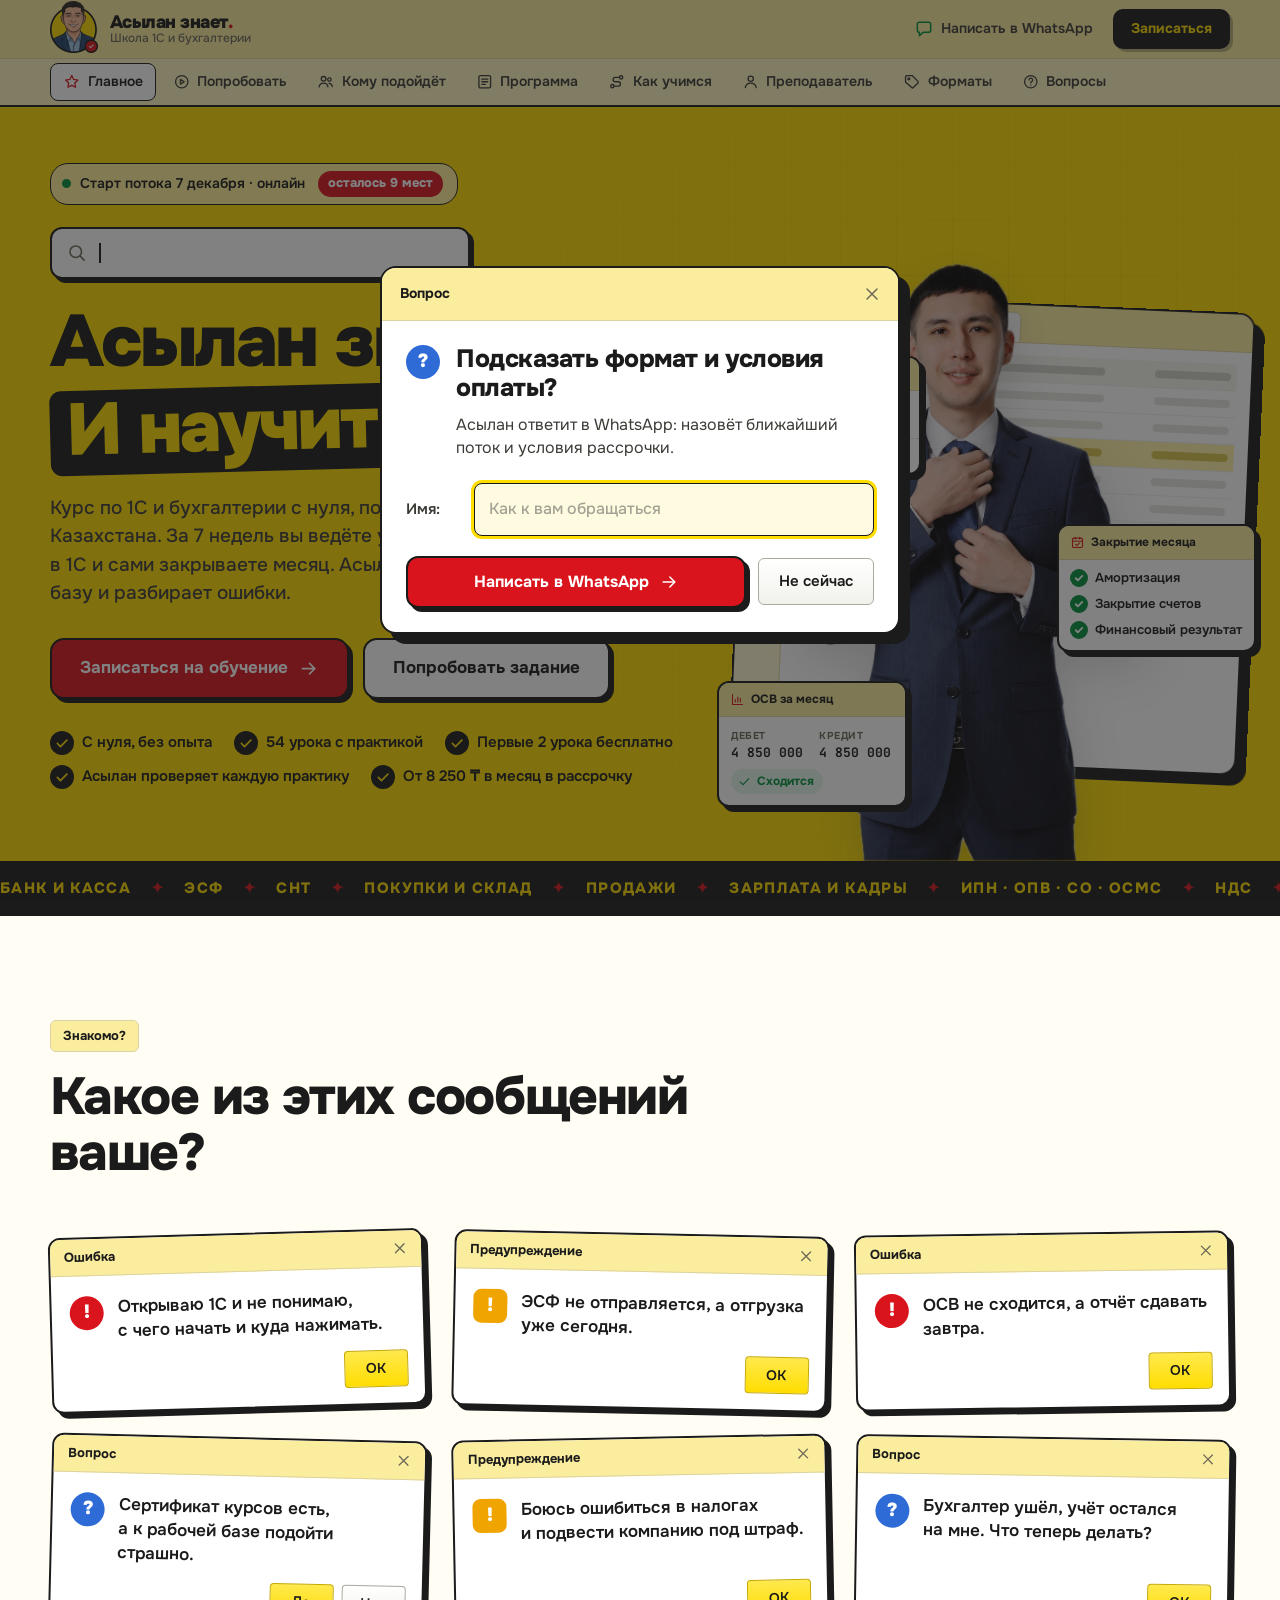
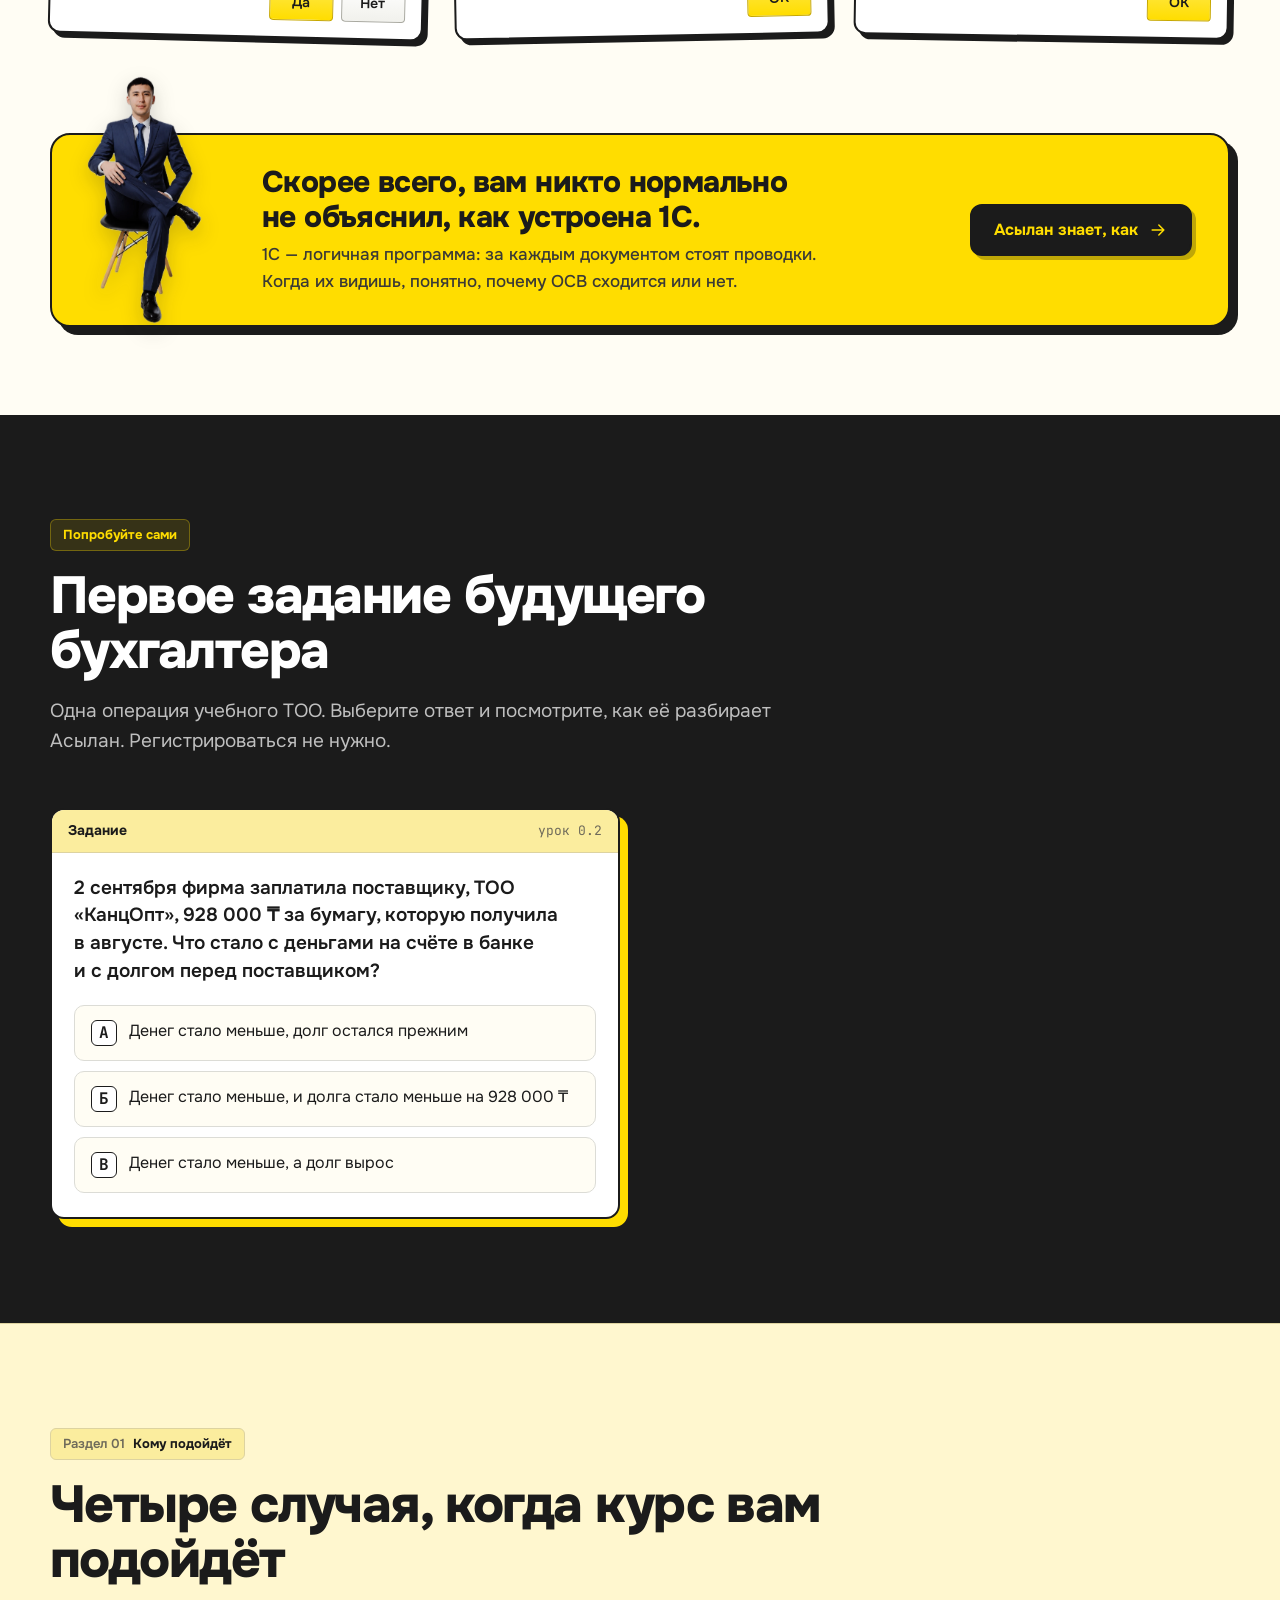
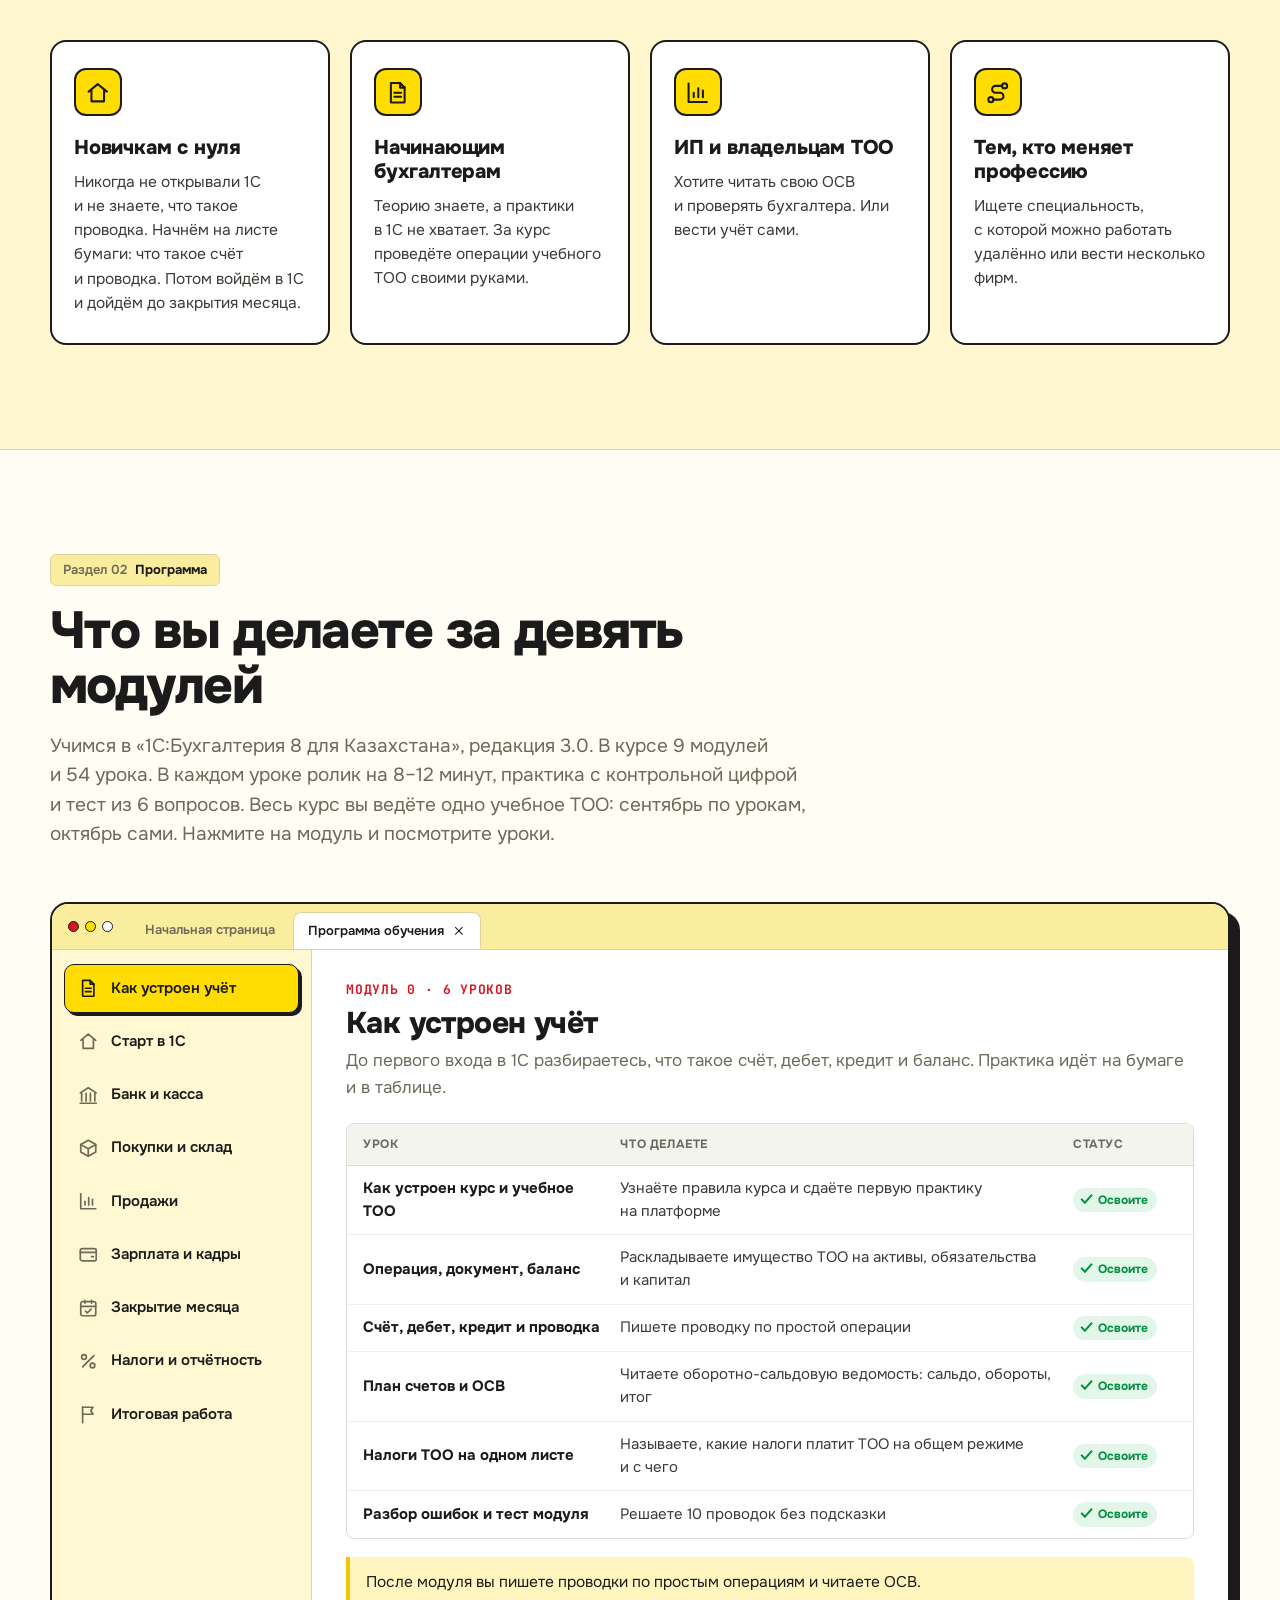
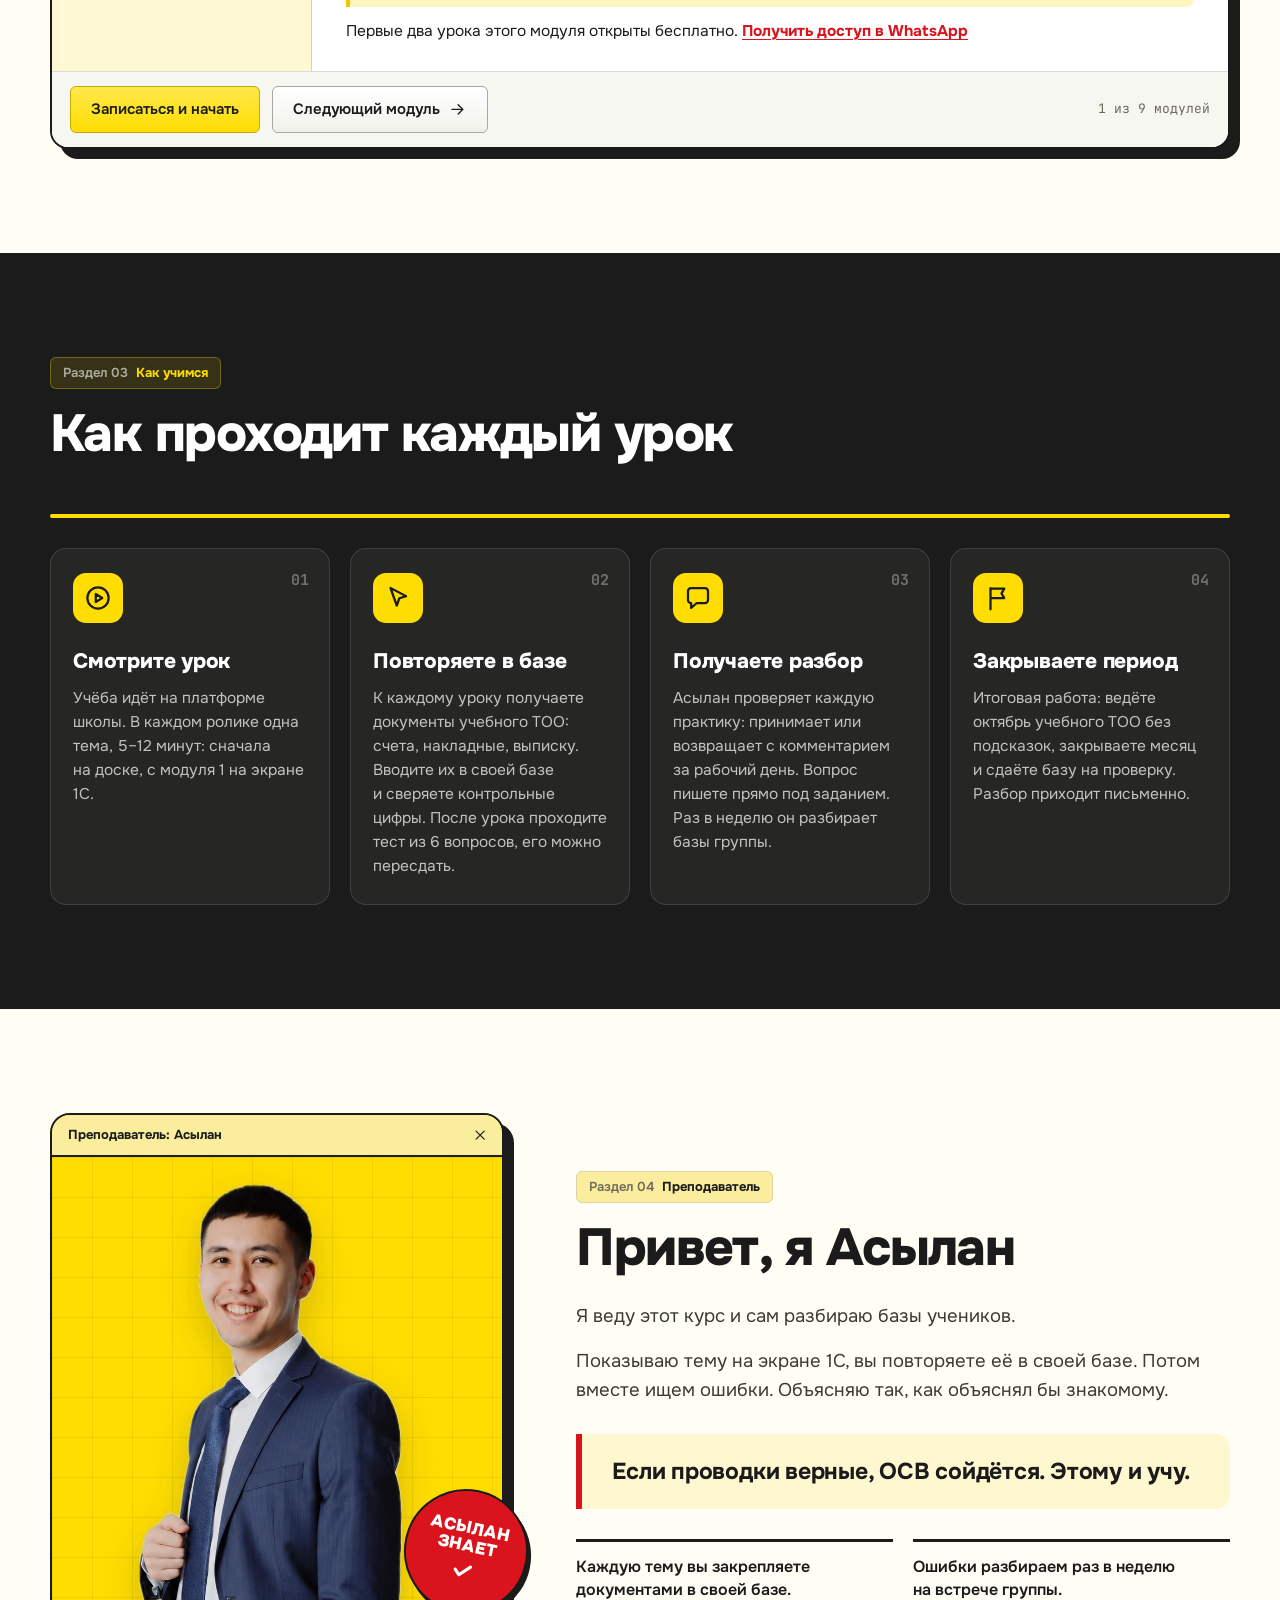
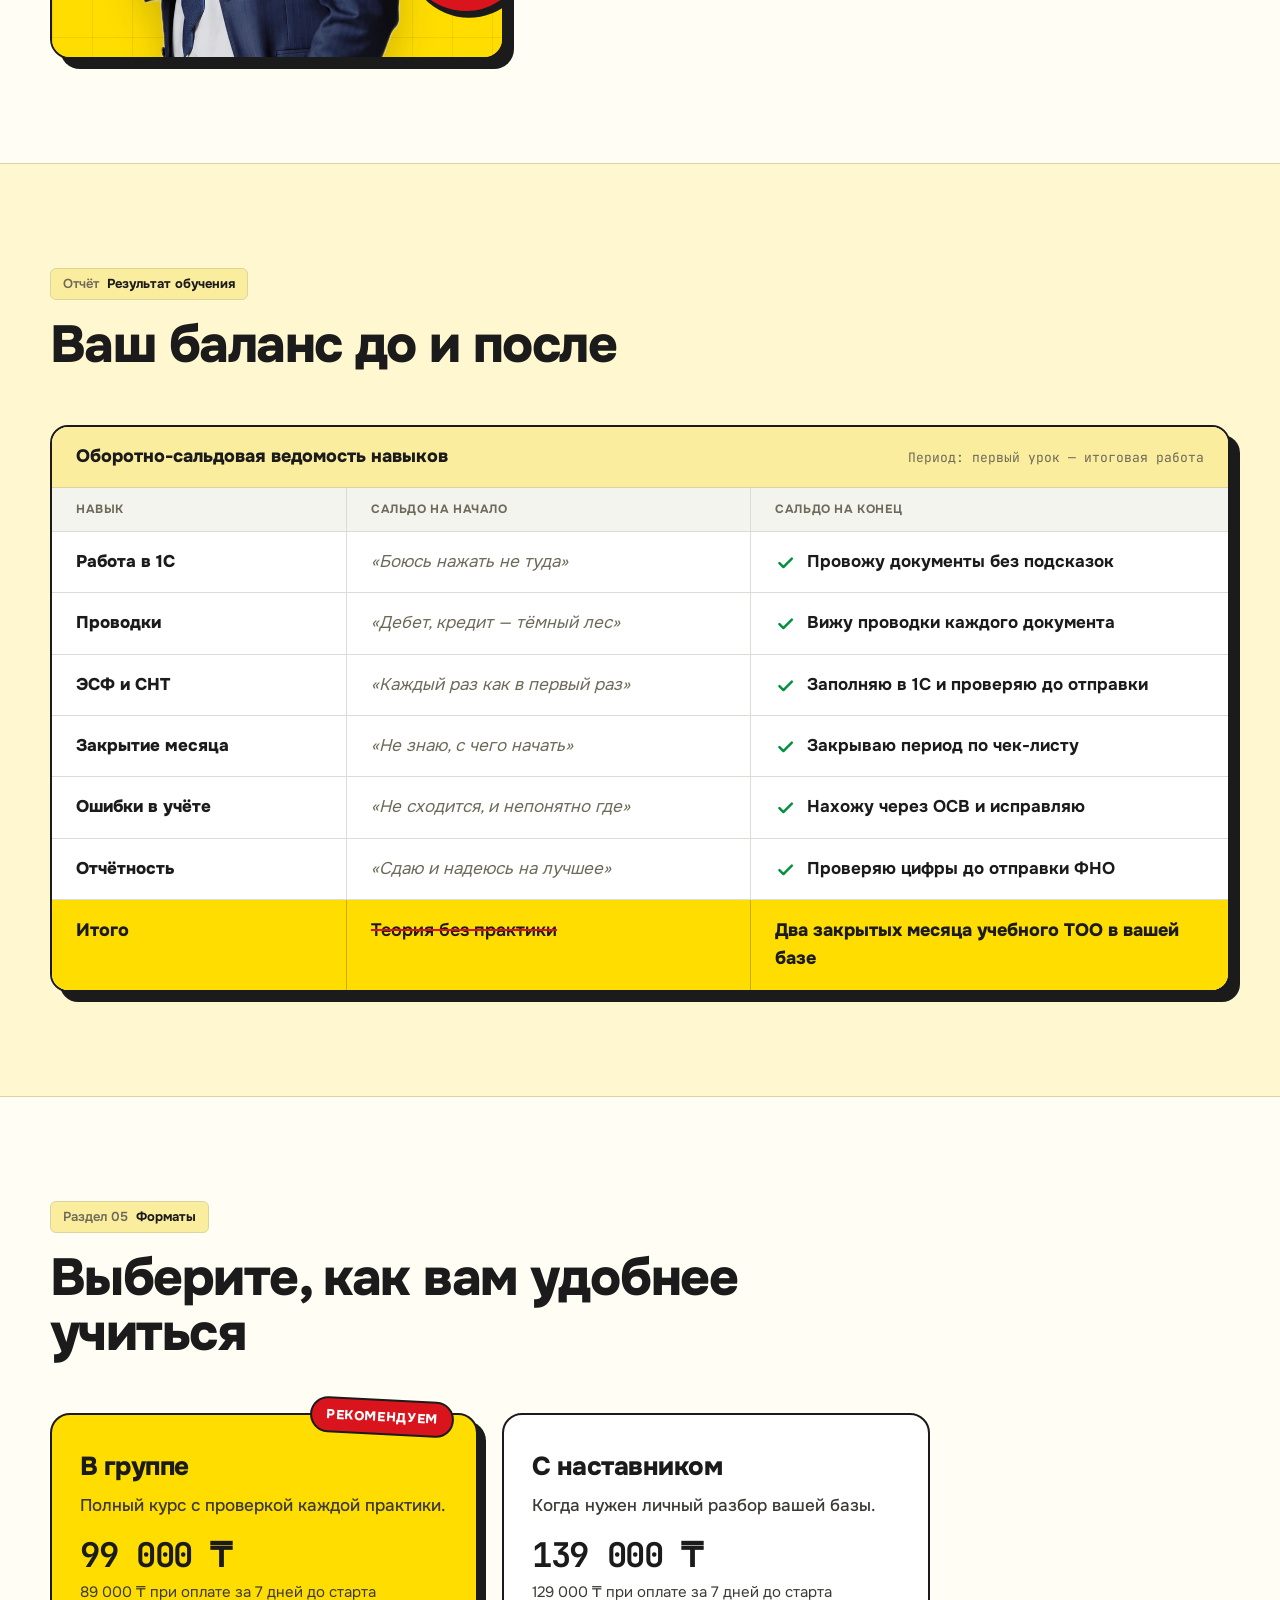
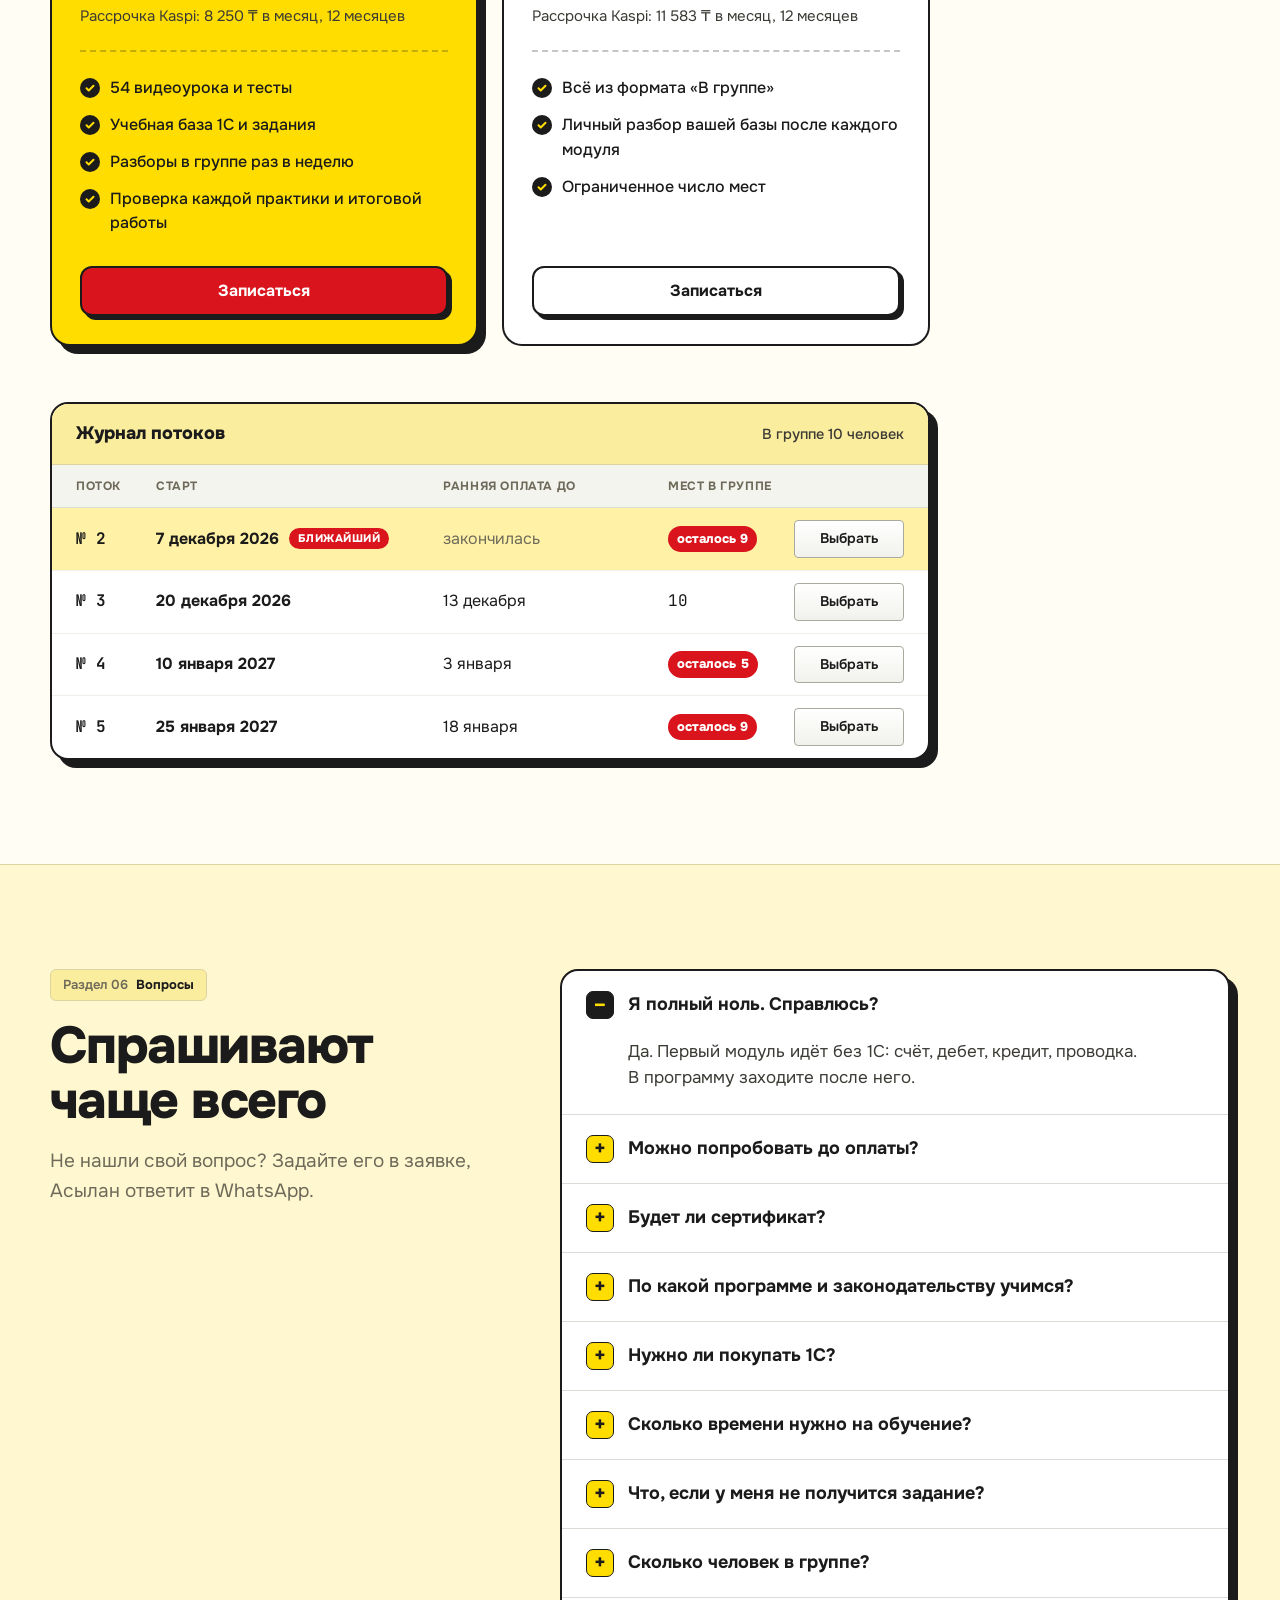
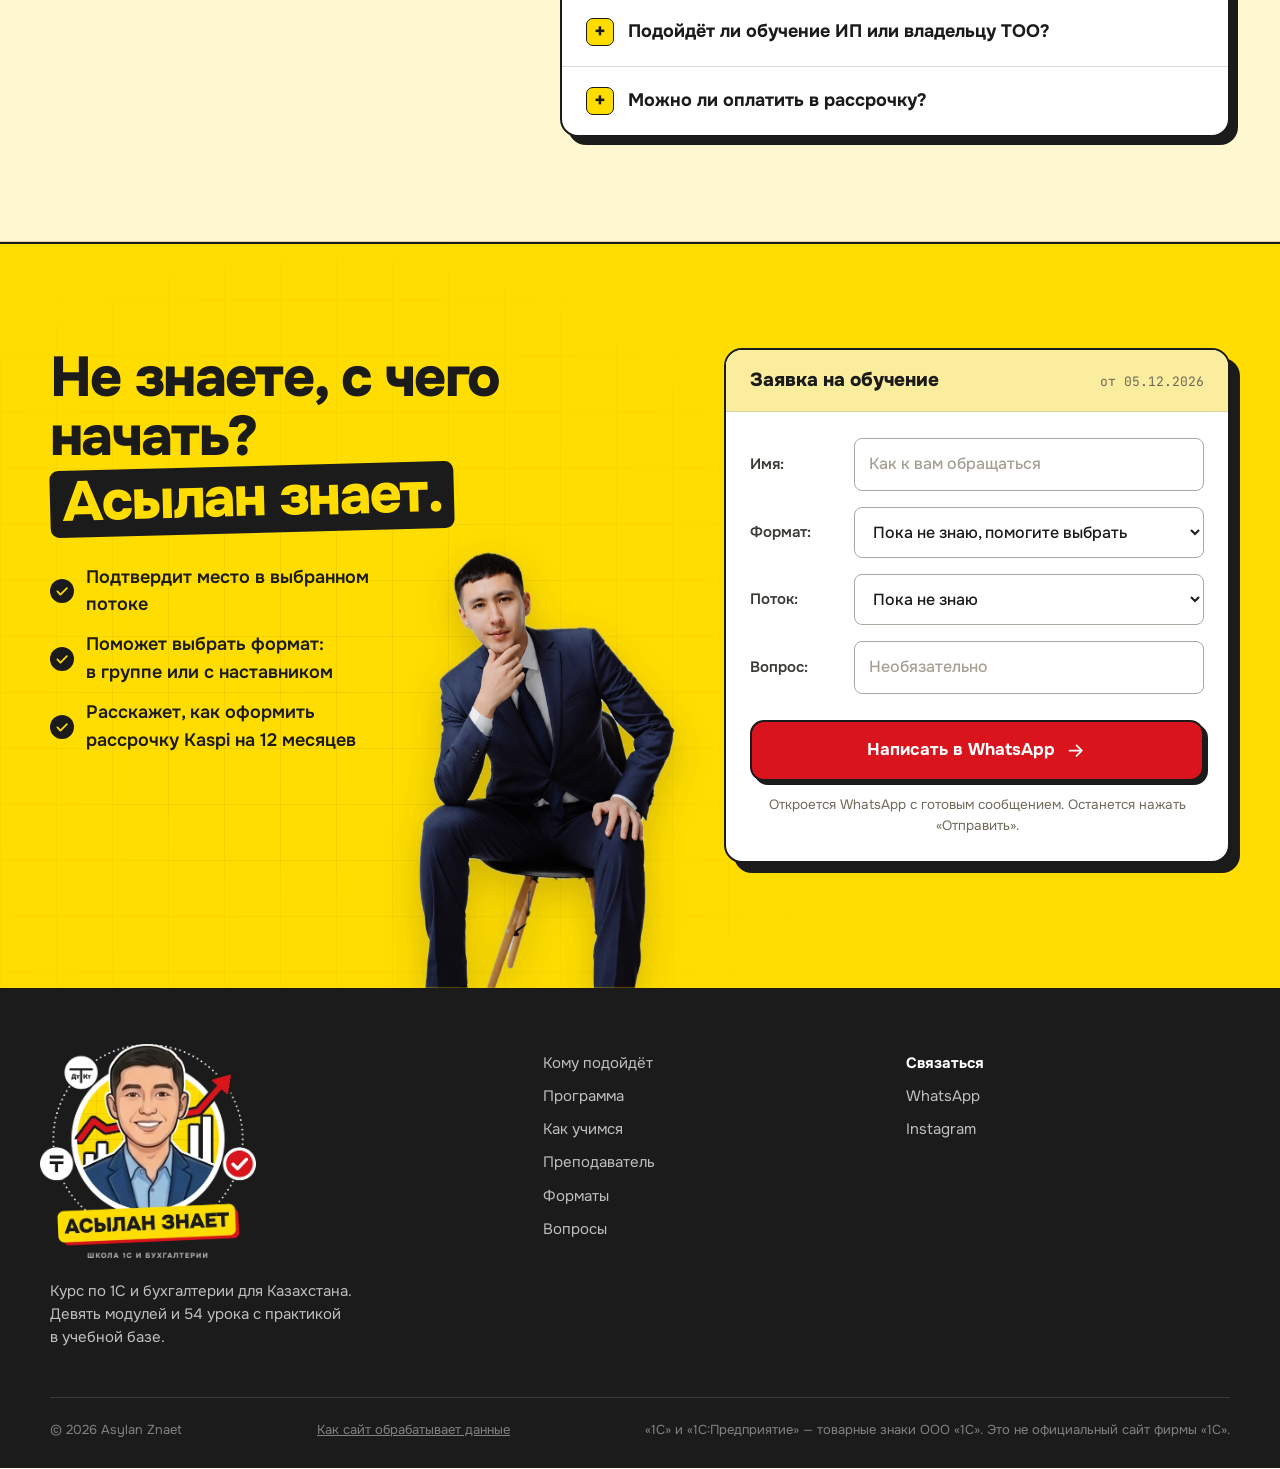
<file: index.html>
<!doctype html>
<html lang="ru">
<head>
  <meta charset="utf-8">
  <meta name="viewport" content="width=device-width, initial-scale=1">
  <title>Asylan Znaet — обучение 1С и бухгалтерии в Казахстане с нуля</title>
  <meta name="description" content="Курс по «1С:Бухгалтерия 8 для Казахстана» и бухучёту с нуля: ЭСФ, СНТ, зарплата, формы 200.00, 300.00 и 910.00. Девять модулей и 54 урока за 7 недель, практика в учебной базе. Есть рассрочка на 12 месяцев.">
  <link rel="canonical" href="https://aslanznaet.kz/">
  <meta name="theme-color" content="#FFDD00">
  <meta property="og:title" content="Asylan Znaet — обучение 1С и бухгалтерии в Казахстане">
  <meta property="og:description" content="Курс по 1С и бухгалтерии с нуля по законодательству Казахстана. 54 урока за 7 недель, практика в учебной базе. Рассрочка на 12 месяцев.">
  <meta property="og:type" content="website">
  <meta property="og:locale" content="ru_KZ">
  <meta property="og:url" content="https://aslanznaet.kz/">
  <meta property="og:site_name" content="Asylan Znaet">
  <meta property="og:image" content="https://aslanznaet.kz/assets/og-image.png">
  <meta property="og:image:type" content="image/png">
  <meta property="og:image:width" content="1200">
  <meta property="og:image:height" content="630">
  <meta property="og:image:alt" content="Асылан знает. Курс по 1С и бухгалтерии с нуля, Казахстан">
  <meta name="twitter:card" content="summary_large_image">
  <meta name="twitter:image" content="https://aslanznaet.kz/assets/og-image.png">
  <link rel="icon" href="assets/favicon.png" type="image/png">
  <link rel="apple-touch-icon" href="assets/apple-touch-icon.png">
  <link rel="preconnect" href="https://fonts.googleapis.com">
  <link rel="preconnect" href="https://fonts.gstatic.com" crossorigin>
  <link href="https://fonts.googleapis.com/css2?family=Onest:wght@400;500;600;700;800;900&family=JetBrains+Mono:wght@500;700&display=swap" rel="stylesheet">
  <link rel="stylesheet" href="css/styles.css">
  <script>document.documentElement.classList.add('js')</script>
</head>
<body id="top">

<!-- ===== Иконки ===== -->
<svg xmlns="http://www.w3.org/2000/svg" style="display:none" aria-hidden="true">
  <symbol id="i-star" viewBox="0 0 24 24"><path d="M12 3.5l2.6 5.3 5.9.9-4.3 4.1 1 5.8L12 16.9 6.8 19.6l1-5.8L3.5 9.7l5.9-.9z"/></symbol>
  <symbol id="i-users" viewBox="0 0 24 24"><circle cx="9" cy="8" r="3.2"/><path d="M3 19c.6-3.2 3-5 6-5s5.400 1.800 6 5"/><circle cx="17" cy="9" r="2.4"/><path d="M16.500 14.200c2.400.2 4 1.700 4.500 4.300"/></symbol>
  <symbol id="i-list" viewBox="0 0 24 24"><rect x="4" y="3.500" width="16" height="17" rx="2"/><path d="M8 8.500h8M8 12h8M8 15.500h5"/></symbol>
  <symbol id="i-route" viewBox="0 0 24 24"><circle cx="6" cy="18" r="2.200"/><circle cx="18" cy="6" r="2.200"/><path d="M8.200 18H14a3 3 0 0 0 0-6h-4a3 3 0 0 1 0-6h5.800"/></symbol>
  <symbol id="i-user" viewBox="0 0 24 24"><circle cx="12" cy="8" r="3.600"/><path d="M4.500 20c.8-3.800 3.700-6 7.500-6s6.700 2.200 7.500 6"/></symbol>
  <symbol id="i-tag" viewBox="0 0 24 24"><path d="M3.500 12.500V5A1.500 1.500 0 0 1 5 3.500h7.500l8 8a1.500 1.500 0 0 1 0 2.100l-6.400 6.400a1.500 1.500 0 0 1-2.100 0z"/><circle cx="8" cy="8" r="1.400"/></symbol>
  <symbol id="i-help" viewBox="0 0 24 24"><circle cx="12" cy="12" r="8.500"/><path d="M9.600 9.500a2.500 2.500 0 1 1 3.600 2.300c-.8.4-1.200 1-1.200 1.900"/><path d="M12 16.600v.1"/></symbol>
  <symbol id="i-search" viewBox="0 0 24 24"><circle cx="11" cy="11" r="6.500"/><path d="M16 16l4.500 4.500"/></symbol>
  <symbol id="i-check" viewBox="0 0 24 24"><path d="M5 12.500l4.500 4.500L19 7.500"/></symbol>
  <symbol id="i-doc" viewBox="0 0 24 24"><path d="M6 3.500h8l4 4V20a.5.5 0 0 1-.5.5h-11A.5.5 0 0 1 6 20z"/><path d="M14 3.500v4h4M9 12h6M9 15.500h6"/></symbol>
  <symbol id="i-home" viewBox="0 0 24 24"><path d="M4 11l8-6.500 8 6.500M6.500 9.500v10h11v-10"/></symbol>
  <symbol id="i-bank" viewBox="0 0 24 24"><path d="M3.500 9.500L12 4l8.500 5.500M5 10v8M9.700 10v8M14.300 10v8M19 10v8M3.500 20.500h17"/></symbol>
  <symbol id="i-box" viewBox="0 0 24 24"><path d="M4 8l8-4.500L20 8v8l-8 4.500L4 16z"/><path d="M4 8l8 4.500L20 8M12 12.500v8"/></symbol>
  <symbol id="i-chart" viewBox="0 0 24 24"><path d="M4 20V4M4 20h16M8.500 16v-4M12.500 16V8M16.500 16v-6"/></symbol>
  <symbol id="i-wallet" viewBox="0 0 24 24"><rect x="3.500" y="6" width="17" height="13" rx="2"/><path d="M3.500 10h17M15.500 14.500h2"/></symbol>
  <symbol id="i-percent" viewBox="0 0 24 24"><path d="M6 18L18 6"/><circle cx="7.500" cy="7.500" r="2.500"/><circle cx="16.500" cy="16.500" r="2.500"/></symbol>
  <symbol id="i-calendar" viewBox="0 0 24 24"><rect x="4" y="5" width="16" height="15" rx="2"/><path d="M4 10h16M8.500 3.500v3M15.500 3.500v3M9 15l2 2 4-4"/></symbol>
  <symbol id="i-play" viewBox="0 0 24 24"><circle cx="12" cy="12" r="8.500"/><path d="M10.200 8.800v6.400l5.200-3.200z"/></symbol>
  <symbol id="i-cursor" viewBox="0 0 24 24"><path d="M6 4l12.500 6.500-5.400 1.700L11 18z"/></symbol>
  <symbol id="i-chat" viewBox="0 0 24 24"><path d="M4 6.500A2.500 2.500 0 0 1 6.500 4h11A2.500 2.500 0 0 1 20 6.500v7a2.500 2.500 0 0 1-2.500 2.500H11l-4.500 4v-4A2.500 2.500 0 0 1 4 13.500z"/></symbol>
  <symbol id="i-flag" viewBox="0 0 24 24"><path d="M6 21V4M6 4.500h11l-2.200 3.800L17 12H6"/></symbol>
  <symbol id="i-arrow" viewBox="0 0 24 24"><path d="M5 12h14M13 6l6 6-6 6"/></symbol>
  <symbol id="i-x" viewBox="0 0 24 24"><path d="M6 6l12 12M18 6L6 18"/></symbol>
</svg>

<!-- ===== Шапка: системная панель + панель разделов ===== -->
<header class="sys" id="sys">
  <div class="sys__top">
    <div class="container sys__row">
      <a class="logo" href="#top" aria-label="Асылан знает — на главную">
        <img class="logo__img" src="assets/img/logo-mark.webp" width="192" height="208" alt="">
        <span class="logo__text"><b>Асылан знает<span class="red">.</span></b><small>Школа 1С и&nbsp;бухгалтерии</small></span>
      </a>
      <div class="sys__actions">
        <a class="sys__link" href="#zayavka" data-contact="whatsapp"><svg class="icon"><use href="#i-chat"/></svg>Написать в WhatsApp</a>
        <a class="btn btn--ink btn--sm" href="#zayavka">Записаться</a>
      </div>
    </div>
  </div>
  <nav class="sections" aria-label="Разделы сайта">
    <div class="container sections__row" id="sectionsRow">
      <a href="#top" data-spy="top" class="is-active"><svg class="icon"><use href="#i-star"/></svg>Главное</a>
      <a href="#proba" data-spy="proba"><svg class="icon"><use href="#i-play"/></svg>Попробовать</a>
      <a href="#komu" data-spy="komu"><svg class="icon"><use href="#i-users"/></svg>Кому подойдёт</a>
      <a href="#programma" data-spy="programma"><svg class="icon"><use href="#i-list"/></svg>Программа</a>
      <a href="#obuchenie" data-spy="obuchenie"><svg class="icon"><use href="#i-route"/></svg>Как учимся</a>
      <a href="#asylan" data-spy="asylan"><svg class="icon"><use href="#i-user"/></svg>Преподаватель</a>
      <a href="#formaty" data-spy="formaty"><svg class="icon"><use href="#i-tag"/></svg>Форматы</a>
      <a href="#faq" data-spy="faq"><svg class="icon"><use href="#i-help"/></svg>Вопросы</a>
    </div>
  </nav>
</header>

<main>

<!-- ===== Первый экран ===== -->
<section class="hero" data-section="top">
  <div class="container hero__grid">
    <div class="hero__copy">
      <p class="chip"><i class="chip__dot"></i><span class="chip__text">Старт потока <span id="nextStart">7&nbsp;декабря</span> · онлайн</span><span class="chip__left" id="nextLeft">осталось 9&nbsp;мест</span></p>

      <div class="ask" aria-hidden="true">
        <svg class="icon"><use href="#i-search"/></svg>
        <span class="ask__q"><span id="askText">Почему не сходится ОСВ?</span><i class="ask__caret"></i></span>
        <span class="ask__ok"><svg class="icon"><use href="#i-check"/></svg></span>
      </div>

      <h1 class="hero__title">
        <span class="hero__line">Асылан знает<span class="red">.</span></span>
        <span class="hero__line"><span class="hl">И научит вас.</span></span>
      </h1>

      <p class="hero__lead">Курс по&nbsp;1С и&nbsp;бухгалтерии с&nbsp;нуля, по&nbsp;законодательству Казахстана. За&nbsp;7&nbsp;недель вы&nbsp;ведёте учёт учебного ТОО в&nbsp;1С и&nbsp;сами закрываете месяц. Асылан проверяет вашу базу и&nbsp;разбирает ошибки.</p>

      <div class="hero__cta">
        <a class="btn btn--red btn--lg" href="#zayavka">Записаться на обучение <svg class="icon"><use href="#i-arrow"/></svg></a>
        <a class="btn btn--lg" href="#proba">Попробовать задание</a>
      </div>

      <ul class="hero__facts">
        <li><span class="tick"><svg class="icon"><use href="#i-check"/></svg></span>С нуля, без опыта</li>
        <li><span class="tick"><svg class="icon"><use href="#i-check"/></svg></span>54&nbsp;урока с&nbsp;практикой</li>
        <li><span class="tick"><svg class="icon"><use href="#i-check"/></svg></span>Первые 2&nbsp;урока бесплатно</li>
        <li><span class="tick"><svg class="icon"><use href="#i-check"/></svg></span>Асылан проверяет каждую практику</li>
        <li><span class="tick"><svg class="icon"><use href="#i-check"/></svg></span>От&nbsp;8&nbsp;250&nbsp;₸ в&nbsp;месяц в&nbsp;рассрочку</li>
      </ul>
    </div>

    <div class="hero__visual" id="heroVisual">
      <!-- окно программы позади -->
      <div class="win" aria-hidden="true">
        <div class="win__bar"><span class="win__tab">Начальная страница</span><span class="win__tab is-active">Журнал операций</span></div>
        <div class="win__body">
          <div class="win__side"><i></i><i></i><i></i><i></i><i></i><i></i></div>
          <div class="win__table">
            <div class="win__row win__row--head"><b></b><b></b><b></b></div>
            <div class="win__row"><b></b><b></b><b></b></div>
            <div class="win__row"><b></b><b></b><b></b></div>
            <div class="win__row is-sel"><b></b><b></b><b></b></div>
            <div class="win__row"><b></b><b></b><b></b></div>
            <div class="win__row"><b></b><b></b><b></b></div>
            <div class="win__row"><b></b><b></b><b></b></div>
            <div class="win__row"><b></b><b></b><b></b></div>
            <div class="win__row"><b></b><b></b><b></b></div>
            <div class="win__row"><b></b><b></b><b></b></div>
          </div>
        </div>
      </div>

      <img class="hero__photo" src="assets/img/asylan-tie.webp" width="864" height="1477" alt="Асылан — преподаватель 1С и бухгалтерии" fetchpriority="high">

      <div class="fcard fcard--doc" aria-hidden="true" style="--depth:1.4">
        <div class="fcard__bar"><svg class="icon"><use href="#i-doc"/></svg>Реализация ТМЗ и услуг</div>
        <div class="fcard__body">
          <span class="mono">№ 000127</span>
          <span class="status status--ok"><svg class="icon"><use href="#i-check"/></svg>Проведён</span>
        </div>
        <div class="fcard__entry mono">Дт 1210 · Кт 6010 <b>560 000 ₸</b></div>
      </div>

      <div class="fcard fcard--close" aria-hidden="true" style="--depth:2">
        <div class="fcard__bar"><svg class="icon"><use href="#i-calendar"/></svg>Закрытие месяца</div>
        <ul class="fcard__list" id="closeList">
          <li>Амортизация</li>
          <li>Закрытие счетов</li>
          <li>Финансовый результат</li>
        </ul>
      </div>

      <div class="fcard fcard--osv" aria-hidden="true" style="--depth:.9">
        <div class="fcard__bar"><svg class="icon"><use href="#i-chart"/></svg>ОСВ за месяц</div>
        <div class="fcard__body fcard__body--osv">
          <div><small>Дебет</small><b class="mono" data-count="4850000">4 850 000</b></div>
          <div><small>Кредит</small><b class="mono" data-count="4850000">4 850 000</b></div>
          <span class="status status--ok" id="osvOk"><svg class="icon"><use href="#i-check"/></svg>Сходится</span>
        </div>
      </div>
    </div>
  </div>
</section>

<!-- ===== Бегущая строка ===== -->
<div class="ticker" aria-hidden="true">
  <div class="ticker__track">
    <span>Банк и касса <i>✦</i> ЭСФ <i>✦</i> СНТ <i>✦</i> Покупки и склад <i>✦</i> Продажи <i>✦</i> Зарплата и кадры <i>✦</i> ИПН · ОПВ · СО · ОСМС <i>✦</i> НДС <i>✦</i> Форма 910.00 <i>✦</i> Форма 200.00 <i>✦</i> Закрытие месяца <i>✦</i> ОСВ <i>✦</i> </span>
    <span>Банк и касса <i>✦</i> ЭСФ <i>✦</i> СНТ <i>✦</i> Покупки и склад <i>✦</i> Продажи <i>✦</i> Зарплата и кадры <i>✦</i> ИПН · ОПВ · СО · ОСМС <i>✦</i> НДС <i>✦</i> Форма 910.00 <i>✦</i> Форма 200.00 <i>✦</i> Закрытие месяца <i>✦</i> ОСВ <i>✦</i> </span>
  </div>
</div>

<!-- ===== Боли: «сообщения программы» ===== -->
<section class="sec sec--pains">
  <div class="container">
    <div class="sec-head reveal">
      <p class="crumb"><b>Знакомо?</b></p>
      <h2>Какое из&nbsp;этих сообщений ваше?</h2>
    </div>

    <div class="dialogs">
      <article class="dlg reveal" style="--r:-1.6deg;--d:0ms">
        <header class="dlg__bar"><span>Ошибка</span><svg class="icon"><use href="#i-x"/></svg></header>
        <div class="dlg__body"><span class="dlg__ic dlg__ic--err">!</span><p>Открываю 1С и&nbsp;не&nbsp;понимаю, с&nbsp;чего начать и&nbsp;куда нажимать.</p></div>
        <footer class="dlg__foot"><span class="cbtn cbtn--default">ОК</span></footer>
      </article>
      <article class="dlg reveal" style="--r:1.2deg;--d:80ms">
        <header class="dlg__bar"><span>Предупреждение</span><svg class="icon"><use href="#i-x"/></svg></header>
        <div class="dlg__body"><span class="dlg__ic dlg__ic--warn">!</span><p>ЭСФ не&nbsp;отправляется, а&nbsp;отгрузка уже сегодня.</p></div>
        <footer class="dlg__foot"><span class="cbtn cbtn--default">ОК</span></footer>
      </article>
      <article class="dlg reveal" style="--r:-.8deg;--d:160ms">
        <header class="dlg__bar"><span>Ошибка</span><svg class="icon"><use href="#i-x"/></svg></header>
        <div class="dlg__body"><span class="dlg__ic dlg__ic--err">!</span><p>ОСВ не&nbsp;сходится, а&nbsp;отчёт сдавать завтра.</p></div>
        <footer class="dlg__foot"><span class="cbtn cbtn--default">ОК</span></footer>
      </article>
      <article class="dlg reveal" style="--r:1.4deg;--d:60ms">
        <header class="dlg__bar"><span>Вопрос</span><svg class="icon"><use href="#i-x"/></svg></header>
        <div class="dlg__body"><span class="dlg__ic dlg__ic--q">?</span><p>Сертификат курсов есть, а&nbsp;к&nbsp;рабочей базе подойти страшно.</p></div>
        <footer class="dlg__foot"><span class="cbtn cbtn--default">Да</span><span class="cbtn">Нет</span></footer>
      </article>
      <article class="dlg reveal" style="--r:-1.1deg;--d:140ms">
        <header class="dlg__bar"><span>Предупреждение</span><svg class="icon"><use href="#i-x"/></svg></header>
        <div class="dlg__body"><span class="dlg__ic dlg__ic--warn">!</span><p>Боюсь ошибиться в&nbsp;налогах и&nbsp;подвести компанию под штраф.</p></div>
        <footer class="dlg__foot"><span class="cbtn cbtn--default">ОК</span></footer>
      </article>
      <article class="dlg reveal" style="--r:.9deg;--d:220ms">
        <header class="dlg__bar"><span>Вопрос</span><svg class="icon"><use href="#i-x"/></svg></header>
        <div class="dlg__body"><span class="dlg__ic dlg__ic--q">?</span><p>Бухгалтер ушёл, учёт остался на&nbsp;мне. Что теперь делать?</p></div>
        <footer class="dlg__foot"><span class="cbtn cbtn--default">ОК</span></footer>
      </article>
    </div>

    <div class="bridge reveal">
      <img class="bridge__photo" src="assets/img/asylan-chair.webp" width="634" height="1355" alt="" loading="lazy">
      <div class="bridge__text">
        <p class="bridge__title">Скорее всего, вам никто нормально не&nbsp;объяснил, как устроена 1С.</p>
        <p>1С&nbsp;— логичная программа: за&nbsp;каждым документом стоят проводки. Когда их&nbsp;видишь, понятно, почему ОСВ сходится или нет.</p>
      </div>
      <a class="btn btn--ink" href="#programma">Асылан знает, как <svg class="icon"><use href="#i-arrow"/></svg></a>
    </div>
  </div>
</section>

<!-- ===== Пробное задание: одна операция без регистрации ===== -->
<section class="sec sec--ink sec--proba" id="proba" data-section="proba">
  <div class="container proba">
    <div class="sec-head reveal">
      <p class="crumb crumb--dark"><b>Попробуйте сами</b></p>
      <h2>Первое задание будущего бухгалтера</h2>
      <p class="sec-head__lead">Одна операция учебного ТОО. Выберите ответ и&nbsp;посмотрите, как её&nbsp;разбирает Асылан. Регистрироваться не&nbsp;нужно.</p>
    </div>

    <div class="proba__grid">
      <div class="task reveal" id="probaTask">
        <div class="task__bar"><b>Задание</b><span class="mono">урок 0.2</span></div>
        <div class="task__body">
          <p class="task__q">2&nbsp;сентября фирма заплатила поставщику, ТОО «КанцОпт», 928&nbsp;000&nbsp;₸ за&nbsp;бумагу, которую получила в&nbsp;августе. Что стало с&nbsp;деньгами на&nbsp;счёте в&nbsp;банке и&nbsp;с&nbsp;долгом перед поставщиком?</p>
          <div class="task__opts" role="group" aria-label="Варианты ответа">
            <button type="button" class="task__opt" data-ans="a"><span class="mono">А</span>Денег стало меньше, долг остался прежним</button>
            <button type="button" class="task__opt" data-ans="b"><span class="mono">Б</span>Денег стало меньше, и&nbsp;долга стало меньше на&nbsp;928&nbsp;000&nbsp;₸</button>
            <button type="button" class="task__opt" data-ans="c"><span class="mono">В</span>Денег стало меньше, а&nbsp;долг вырос</button>
          </div>
          <div class="task__res" id="probaRes" aria-live="polite" hidden>
            <p class="task__verdict" id="probaVerdict"></p>
            <p id="probaText"></p>
            <button type="button" class="cbtn" id="probaAgain" hidden>Попробовать ещё раз</button>
          </div>
        </div>
      </div>

      <div class="proba__next" id="probaNext" hidden>
        <figure class="proba__video">
          <video controls playsinline preload="none" poster="assets/video/proba-0-2.jpg" width="1280" height="720">
            <source src="assets/video/proba-0-2.mp4" type="video/mp4">
          </video>
          <figcaption>Фрагмент урока 0.2, 43&nbsp;секунды. Со&nbsp;звуком.</figcaption>
        </figure>
        <p class="proba__lead">Так начинается курс: сначала разбираем операцию на&nbsp;листе, потом проводим её&nbsp;в&nbsp;1С. Первые два урока на&nbsp;платформе бесплатные, практику проверяет Асылан.</p>
        <div class="proba__cta">
          <a class="btn btn--red btn--lg" href="#zayavka" data-wa="Здравствуйте! Решил задание на сайте. Хочу пройти 2 бесплатных урока.">Получить 2&nbsp;урока бесплатно <svg class="icon"><use href="#i-arrow"/></svg></a>
          <a class="btn btn--lg" href="#formaty">Программа и&nbsp;цена</a>
        </div>
      </div>
    </div>
  </div>
</section>

<!-- ===== Кому подойдёт ===== -->
<section class="sec sec--cream" id="komu" data-section="komu">
  <div class="container">
    <div class="sec-head reveal">
      <p class="crumb">Раздел 01 <b>Кому подойдёт</b></p>
      <h2>Четыре случая, когда курс вам подойдёт</h2>
    </div>

    <div class="who">
      <article class="who__card reveal" style="--d:0ms">
        <span class="who__ic"><svg class="icon"><use href="#i-home"/></svg></span>
        <h3>Новичкам с&nbsp;нуля</h3>
        <p>Никогда не&nbsp;открывали 1С и&nbsp;не&nbsp;знаете, что такое проводка. Начнём на&nbsp;листе бумаги: что такое счёт и&nbsp;проводка. Потом войдём в&nbsp;1С и&nbsp;дойдём до&nbsp;закрытия месяца.</p>
      </article>
      <article class="who__card reveal" style="--d:80ms">
        <span class="who__ic"><svg class="icon"><use href="#i-doc"/></svg></span>
        <h3>Начинающим бухгалтерам</h3>
        <p>Теорию знаете, а&nbsp;практики в&nbsp;1С не&nbsp;хватает. За&nbsp;курс проведёте операции учебного ТОО своими руками.</p>
      </article>
      <article class="who__card reveal" style="--d:160ms">
        <span class="who__ic"><svg class="icon"><use href="#i-chart"/></svg></span>
        <h3>ИП и&nbsp;владельцам ТОО</h3>
        <p>Хотите читать свою ОСВ и&nbsp;проверять бухгалтера. Или вести учёт сами.</p>
      </article>
      <article class="who__card reveal" style="--d:240ms">
        <span class="who__ic"><svg class="icon"><use href="#i-route"/></svg></span>
        <h3>Тем, кто меняет профессию</h3>
        <p>Ищете специальность, с&nbsp;которой можно работать удалённо или вести несколько фирм.</p>
      </article>
    </div>
  </div>
</section>

<!-- ===== Программа: интерактивное окно ===== -->
<section class="sec" id="programma" data-section="programma">
  <div class="container">
    <div class="sec-head reveal">
      <p class="crumb">Раздел 02 <b>Программа</b></p>
      <h2>Что вы&nbsp;делаете за&nbsp;девять модулей</h2>
      <p class="sec-head__lead">Учимся в&nbsp;«1С:Бухгалтерия 8 для Казахстана», редакция 3.0. В&nbsp;курсе 9&nbsp;модулей и&nbsp;54&nbsp;урока. В&nbsp;каждом уроке ролик на&nbsp;8–&#8288;12&nbsp;минут, практика с&nbsp;контрольной цифрой и&nbsp;тест из&nbsp;6&nbsp;вопросов. Весь курс вы&nbsp;ведёте одно учебное ТОО: сентябрь по&nbsp;урокам, октябрь сами. Нажмите на&nbsp;модуль и&nbsp;посмотрите уроки.</p>
    </div>

    <div class="app reveal" id="app">
      <div class="app__bar" aria-hidden="true">
        <span class="app__dots"><i></i><i></i><i></i></span>
        <div class="app__tabs">
          <span class="app__tab">Начальная страница</span>
          <span class="app__tab is-active">Программа обучения <svg class="icon"><use href="#i-x"/></svg></span>
        </div>
      </div>

      <div class="app__body">
        <div class="app__nav" role="tablist" aria-label="Модули программы">
          <button role="tab" id="t1" aria-controls="m1" aria-selected="true" class="is-active"><svg class="icon"><use href="#i-doc"/></svg><span>Как устроен учёт</span></button>
          <button role="tab" id="t2" aria-controls="m2" aria-selected="false" tabindex="-1"><svg class="icon"><use href="#i-home"/></svg><span>Старт в&nbsp;1С</span></button>
          <button role="tab" id="t3" aria-controls="m3" aria-selected="false" tabindex="-1"><svg class="icon"><use href="#i-bank"/></svg><span>Банк и&nbsp;касса</span></button>
          <button role="tab" id="t4" aria-controls="m4" aria-selected="false" tabindex="-1"><svg class="icon"><use href="#i-box"/></svg><span>Покупки и&nbsp;склад</span></button>
          <button role="tab" id="t5" aria-controls="m5" aria-selected="false" tabindex="-1"><svg class="icon"><use href="#i-chart"/></svg><span>Продажи</span></button>
          <button role="tab" id="t6" aria-controls="m6" aria-selected="false" tabindex="-1"><svg class="icon"><use href="#i-wallet"/></svg><span>Зарплата и&nbsp;кадры</span></button>
          <button role="tab" id="t7" aria-controls="m7" aria-selected="false" tabindex="-1"><svg class="icon"><use href="#i-calendar"/></svg><span>Закрытие месяца</span></button>
          <button role="tab" id="t8" aria-controls="m8" aria-selected="false" tabindex="-1"><svg class="icon"><use href="#i-percent"/></svg><span>Налоги и&nbsp;отчётность</span></button>
          <button role="tab" id="t9" aria-controls="m9" aria-selected="false" tabindex="-1"><svg class="icon"><use href="#i-flag"/></svg><span>Итоговая работа</span></button>
        </div>

        <div class="app__main">
          <section class="mod is-active" role="tabpanel" id="m1" aria-labelledby="t1">
            <p class="mod__num">Модуль 0 · 6 уроков</p>
            <h3>Как устроен учёт</h3>
            <p class="mod__lead">До первого входа в&nbsp;1С разбираетесь, что&nbsp;такое счёт, дебет, кредит и&nbsp;баланс. Практика идёт на&nbsp;бумаге и&nbsp;в&nbsp;таблице.</p>
            <div class="journal">
              <div class="journal__head"><span>Урок</span><span>Что делаете</span><span>Статус</span></div>
              <ul>
                <li><b>Как устроен курс и&nbsp;учебное ТОО</b><span>Узнаёте правила курса и&nbsp;сдаёте первую практику на&nbsp;платформе</span><i>Освоите</i></li>
                <li><b>Операция, документ, баланс</b><span>Раскладываете имущество ТОО на&nbsp;активы, обязательства и&nbsp;капитал</span><i>Освоите</i></li>
                <li><b>Счёт, дебет, кредит и&nbsp;проводка</b><span>Пишете проводку по&nbsp;простой операции</span><i>Освоите</i></li>
                <li><b>План счетов и&nbsp;ОСВ</b><span>Читаете оборотно-сальдовую ведомость: сальдо, обороты, итог</span><i>Освоите</i></li>
                <li><b>Налоги ТОО на&nbsp;одном листе</b><span>Называете, какие налоги платит ТОО на&nbsp;общем режиме и&nbsp;с&nbsp;чего</span><i>Освоите</i></li>
                <li><b>Разбор ошибок и&nbsp;тест модуля</b><span>Решаете 10 проводок без&nbsp;подсказки</span><i>Освоите</i></li>
              </ul>
            </div>
            <p class="mod__result">После модуля вы пишете проводки по&nbsp;простым операциям и&nbsp;читаете ОСВ.</p>
            <p class="mod__free">Первые два урока этого модуля открыты бесплатно. <a href="#zayavka" data-wa="Здравствуйте! Хочу бесплатные уроки по 1С.">Получить доступ в&nbsp;WhatsApp</a></p>
          </section>

          <section class="mod" role="tabpanel" id="m2" aria-labelledby="t2" hidden>
            <p class="mod__num">Модуль 1 · 7 уроков</p>
            <h3>Старт в&nbsp;1С</h3>
            <p class="mod__lead">Входите в&nbsp;программу и&nbsp;готовите базу учебного ТОО к&nbsp;работе.</p>
            <div class="journal">
              <div class="journal__head"><span>Урок</span><span>Что делаете</span><span>Статус</span></div>
              <ul>
                <li><b>Вход в&nbsp;базу, интерфейс и&nbsp;копия базы</b><span>Находите документ и&nbsp;отчёт через разделы и&nbsp;поиск, делаете копию базы</span><i>Освоите</i></li>
                <li><b>Организация и&nbsp;учётная политика</b><span>Заполняете реквизиты ТОО и&nbsp;учётную политику</span><i>Освоите</i></li>
                <li><b>Контрагенты, договоры, банковские счета</b><span>Заводите 9 контрагентов и&nbsp;8 договоров</span><i>Освоите</i></li>
                <li><b>Номенклатура и&nbsp;склады</b><span>Заводите товары, услугу, склад и&nbsp;счета учёта</span><i>Освоите</i></li>
                <li><b>Документ, проведение, проводки</b><span>Проводите документ, открываете его проводки, формируете ОСВ</span><i>Освоите</i></li>
                <li><b>Начальные остатки</b><span>Вводите остатки на&nbsp;1 сентября и&nbsp;проверяете, что&nbsp;баланс сошёлся</span><i>Освоите</i></li>
                <li><b>Разбор ошибок и&nbsp;тест модуля</b><span>Находите и&nbsp;исправляете три ошибки в&nbsp;справочниках и&nbsp;остатках</span><i>Освоите</i></li>
              </ul>
            </div>
            <p class="mod__result">После модуля у&nbsp;вас настроенная база учебного ТОО с&nbsp;начальными остатками, баланс сходится.</p>
          </section>

          <section class="mod" role="tabpanel" id="m3" aria-labelledby="t3" hidden>
            <p class="mod__num">Модуль 2 · 5 уроков</p>
            <h3>Банк и&nbsp;касса</h3>
            <p class="mod__lead">Ведёте деньги компании так, чтобы остатки совпадали с&nbsp;банком.</p>
            <div class="journal">
              <div class="journal__head"><span>Урок</span><span>Что делаете</span><span>Статус</span></div>
              <ul>
                <li><b>Платёжное поручение</b><span>Платите поставщику и&nbsp;закрываете долг перед ним</span><i>Освоите</i></li>
                <li><b>Выписка банка</b><span>Разносите поступления и&nbsp;списания, остаток по&nbsp;счёту 1030 совпадает с&nbsp;выпиской</span><i>Освоите</i></li>
                <li><b>Касса: приходный и&nbsp;расходный ордер</b><span>Получаете наличные, выдаёте их под&nbsp;отчёт, формируете кассовую книгу</span><i>Освоите</i></li>
                <li><b>Подотчётные суммы и&nbsp;авансовый отчёт</b><span>Закрываете подотчёт авансовым отчётом</span><i>Освоите</i></li>
                <li><b>Разбор ошибок и&nbsp;тест модуля</b><span>Сверяете банк и&nbsp;кассу с&nbsp;контрольными цифрами</span><i>Освоите</i></li>
              </ul>
            </div>
            <p class="mod__result">После модуля остатки по&nbsp;банку и&nbsp;кассе в&nbsp;базе совпадают с&nbsp;контрольными.</p>
          </section>

          <section class="mod" role="tabpanel" id="m4" aria-labelledby="t4" hidden>
            <p class="mod__num">Модуль 3 · 6 уроков</p>
            <h3>Покупки и&nbsp;склад</h3>
            <p class="mod__lead">Приходуете товар и&nbsp;услуги от&nbsp;поставщиков и&nbsp;следите за&nbsp;остатками на&nbsp;складе.</p>
            <div class="journal">
              <div class="journal__head"><span>Урок</span><span>Что делаете</span><span>Статус</span></div>
              <ul>
                <li><b>Поступление товара</b><span>Приходуете бумагу и&nbsp;принимаете НДС в&nbsp;зачёт</span><i>Освоите</i></li>
                <li><b>Услуги и&nbsp;авансы поставщикам</b><span>Проводите аренду и&nbsp;доставку, зачитываете авансы</span><i>Освоите</i></li>
                <li><b>Входящие ЭСФ и&nbsp;СНТ</b><span>Сверяете ЭСФ поставщика с&nbsp;поступлением</span><i>Освоите</i></li>
                <li><b>Склад: остатки, списание, инвентаризация</b><span>Списываете бумагу на&nbsp;нужды офиса и&nbsp;сверяете остатки склада</span><i>Освоите</i></li>
                <li><b>Расчёты с&nbsp;поставщиками и&nbsp;акт сверки</b><span>Сверяете долг поставщику по&nbsp;акту сверки</span><i>Освоите</i></li>
                <li><b>Разбор ошибок и&nbsp;тест модуля</b><span>Находите документ, из-за&nbsp;которого остаток товара неверный</span><i>Освоите</i></li>
              </ul>
            </div>
            <p class="mod__result">После модуля остатки на&nbsp;складе и&nbsp;долги поставщикам совпадают с&nbsp;контрольными.</p>
          </section>

          <section class="mod" role="tabpanel" id="m5" aria-labelledby="t5" hidden>
            <p class="mod__num">Модуль 4 · 6 уроков</p>
            <h3>Продажи</h3>
            <p class="mod__lead">Продаёте товар и&nbsp;услуги покупателям и&nbsp;отслеживаете оплату.</p>
            <div class="journal">
              <div class="journal__head"><span>Урок</span><span>Что делаете</span><span>Статус</span></div>
              <ul>
                <li><b>Цены и&nbsp;счёт на&nbsp;оплату</b><span>Устанавливаете цены и&nbsp;выставляете счёт покупателю</span><i>Освоите</i></li>
                <li><b>Реализация товаров и&nbsp;услуг</b><span>Проводите три продажи и&nbsp;смотрите, как списалась себестоимость</span><i>Освоите</i></li>
                <li><b>Оплата от&nbsp;покупателя и&nbsp;долги</b><span>Зачитываете предоплату и&nbsp;сверяете долги покупателей</span><i>Освоите</i></li>
                <li><b>Исходящие СНТ и&nbsp;ЭСФ</b><span>Заполняете ЭСФ по&nbsp;реализации и&nbsp;проверяете его до&nbsp;отправки</span><i>Освоите</i></li>
                <li><b>Возврат от&nbsp;покупателя и&nbsp;исправления в&nbsp;ЭСФ</b><span>Проводите возврат и&nbsp;заполняете дополнительный ЭСФ</span><i>Освоите</i></li>
                <li><b>Разбор ошибок и&nbsp;тест модуля</b><span>Объясняете, откуда взялась каждая сумма на&nbsp;счёте НДС</span><i>Освоите</i></li>
              </ul>
            </div>
            <p class="mod__result">После модуля долги покупателей и&nbsp;начисленный НДС совпадают с&nbsp;контрольными.</p>
          </section>

          <section class="mod" role="tabpanel" id="m6" aria-labelledby="t6" hidden>
            <p class="mod__num">Модуль 5 · 7 уроков</p>
            <h3>Зарплата и&nbsp;кадры</h3>
            <p class="mod__lead">Сначала считаете зарплату сами в&nbsp;таблице, потом сверяете с&nbsp;расчётом программы.</p>
            <div class="journal">
              <div class="journal__head"><span>Урок</span><span>Что делаете</span><span>Статус</span></div>
              <ul>
                <li><b>Как считается зарплата в&nbsp;2026 году</b><span>Считаете в&nbsp;таблице сумму «на&nbsp;руки» и&nbsp;платежи работодателя с&nbsp;оклада</span><i>Освоите</i></li>
                <li><b>Приём на&nbsp;работу и&nbsp;кадровые документы</b><span>Заводите сотрудников и&nbsp;принимаете кладовщика с&nbsp;середины месяца</span><i>Освоите</i></li>
                <li><b>Начисление зарплаты</b><span>Начисляете зарплату за&nbsp;сентябрь, у&nbsp;кладовщика за&nbsp;неполный месяц</span><i>Освоите</i></li>
                <li><b>Удержания, налоги и&nbsp;взносы</b><span>Сверяете ИПН, ОПВ, взносы и&nbsp;отчисления со своим расчётом</span><i>Освоите</i></li>
                <li><b>Отпуск и&nbsp;больничный</b><span>Считаете отпускные по&nbsp;среднему заработку и&nbsp;больничный с&nbsp;лимитом</span><i>Освоите</i></li>
                <li><b>Выплата зарплаты и&nbsp;перечисление налогов</b><span>Выплачиваете зарплату и&nbsp;перечисляете налоги, на&nbsp;зарплатных счетах остатков нет</span><i>Освоите</i></li>
                <li><b>Разбор ошибок и&nbsp;тест модуля</b><span>Находите ошибку в&nbsp;расчёте ИПН</span><i>Освоите</i></li>
              </ul>
            </div>
            <p class="mod__result">После модуля зарплата за&nbsp;сентябрь начислена и&nbsp;выплачена, налоги и&nbsp;взносы перечислены.</p>
          </section>

          <section class="mod" role="tabpanel" id="m7" aria-labelledby="t7" hidden>
            <p class="mod__num">Модуль 6 · 8 уроков</p>
            <h3>Основные средства и&nbsp;закрытие месяца</h3>
            <p class="mod__lead">Проверяете базу, закрываете сентябрь и&nbsp;объясняете каждую цифру в&nbsp;ОСВ. Потом выходите на&nbsp;подработку в&nbsp;фирму с&nbsp;цехом и&nbsp;долгом банку.</p>
            <div class="journal">
              <div class="journal__head"><span>Урок</span><span>Что делаете</span><span>Статус</span></div>
              <ul>
                <li><b>Основные средства</b><span>Покупаете ноутбук и&nbsp;принимаете его к&nbsp;учёту</span><i>Освоите</i></li>
                <li><b>Проверка перед закрытием месяца</b><span>Проходите чек-лист из&nbsp;10 пунктов и&nbsp;исправляете найденное</span><i>Освоите</i></li>
                <li><b>Закрытие месяца</b><span>Закрываете сентябрь: начисляете амортизацию и&nbsp;получаете финансовый результат</span><i>Освоите</i></li>
                <li><b>ОСВ и&nbsp;анализ счетов</b><span>Объясняете каждое сальдо в&nbsp;ОСВ за&nbsp;сентябрь</span><i>Освоите</i></li>
                <li><b>Исправление ошибок</b><span>Исправляете ошибку в&nbsp;открытом и&nbsp;в&nbsp;закрытом периоде</span><i>Освоите</i></li>
                <li><b>Подработка: деньги в&nbsp;долг на&nbsp;два года</b><span>Записываете заём банка и&nbsp;делите долг на&nbsp;две части: что вернуть за&nbsp;год и&nbsp;что позже</span><i>Освоите</i></li>
                <li><b>Подработка: учёт в&nbsp;цехе</b><span>Собираете затраты цеха и&nbsp;считаете, во&nbsp;сколько фирме обошёлся один стеллаж</span><i>Освоите</i></li>
                <li><b>Разбор ошибок и&nbsp;тест модуля</b><span>Находите три ошибки в&nbsp;«испорченной» ОСВ</span><i>Освоите</i></li>
              </ul>
            </div>
            <p class="mod__result">После модуля сентябрь закрыт, ваша ОСВ совпадает с&nbsp;эталонной.</p>
          </section>

          <section class="mod" role="tabpanel" id="m8" aria-labelledby="t8" hidden>
            <p class="mod__num">Модуль 7 · 7 уроков</p>
            <h3>Налоги и&nbsp;отчётность</h3>
            <p class="mod__lead">Заполняете налоговые формы по&nbsp;данным закрытого периода.</p>
            <div class="journal">
              <div class="journal__head"><span>Урок</span><span>Что делаете</span><span>Статус</span></div>
              <ul>
                <li><b>Налоговый учёт и&nbsp;календарь бухгалтера</b><span>Составляете календарь сдачи и&nbsp;уплаты для&nbsp;учебного ТОО</span><i>Освоите</i></li>
                <li><b>НДС и&nbsp;форма 300.00</b><span>Заполняете форму за&nbsp;III квартал и&nbsp;сверяете НДС к&nbsp;уплате</span><i>Освоите</i></li>
                <li><b>Форма 200.00</b><span>Заполняете форму за&nbsp;III квартал и&nbsp;сверяете её с&nbsp;ОСВ</span><i>Освоите</i></li>
                <li><b>Упрощёнка и&nbsp;форма 910.00</b><span>Заполняете форму 910.00 по&nbsp;учебному ИП</span><i>Освоите</i></li>
                <li><b>КПН и&nbsp;годовая отчётность</b><span>Узнаёте, что&nbsp;ТОО сдаёт по&nbsp;итогам года и&nbsp;когда</span><i>Освоите</i></li>
                <li><b>Проверка перед сдачей и&nbsp;отправка</b><span>Проходите чек-лист перед сдачей и&nbsp;выгружаете форму в&nbsp;файл</span><i>Освоите</i></li>
                <li><b>Разбор ошибок и&nbsp;тест модуля</b><span>Находите расхождение между формой и&nbsp;ОСВ</span><i>Освоите</i></li>
              </ul>
            </div>
            <p class="mod__result">После модуля у&nbsp;вас заполненные и&nbsp;проверенные формы 300.00, 200.00 и&nbsp;910.00.</p>
          </section>

          <section class="mod" role="tabpanel" id="m9" aria-labelledby="t9" hidden>
            <p class="mod__num">Модуль 8 · 2 урока</p>
            <h3>Итоговая работа</h3>
            <p class="mod__lead">Ведёте октябрь учебного ТОО сами, без&nbsp;роликов и&nbsp;подсказок.</p>
            <div class="journal">
              <div class="journal__head"><span>Урок</span><span>Что делаете</span><span>Статус</span></div>
              <ul>
                <li><b>Октябрь без&nbsp;подсказок</b><span>Проводите 15 операций октября и&nbsp;закрываете месяц</span><i>Освоите</i></li>
                <li><b>Сдача базы и&nbsp;обратная связь</b><span>Сдаёте базу, получаете письменный разбор и&nbsp;собираете свой чек-лист месяца</span><i>Освоите</i></li>
              </ul>
            </div>
            <p class="mod__result">После модуля у&nbsp;вас два закрытых месяца учебного ТОО и&nbsp;письменный разбор вашей базы.</p>
          </section>
        </div>
      </div>

      <div class="app__cmd">
        <a class="cbtn cbtn--default cbtn--lg" href="#zayavka">Записаться и&nbsp;начать</a>
        <button class="cbtn cbtn--lg" type="button" id="modNext">Следующий модуль <svg class="icon"><use href="#i-arrow"/></svg></button>
        <span class="app__status" id="modStatus">1 из 9 модулей</span>
      </div>
    </div>
  </div>
</section>

<!-- ===== Как проходит обучение ===== -->
<section class="sec sec--ink" id="obuchenie" data-section="obuchenie">
  <div class="container">
    <div class="sec-head reveal">
      <p class="crumb crumb--dark">Раздел 03 <b>Как учимся</b></p>
      <h2>Как проходит каждый урок</h2>
    </div>

    <ol class="steps reveal">
      <li class="step">
        <span class="step__num mono">01</span>
        <span class="step__ic"><svg class="icon"><use href="#i-play"/></svg></span>
        <h3>Смотрите урок</h3>
        <p>Учёба идёт на&nbsp;платформе школы. В&nbsp;каждом ролике одна тема, 5–&#8288;12&nbsp;минут: сначала на&nbsp;доске, с&nbsp;модуля&nbsp;1 на&nbsp;экране 1С.</p>
      </li>
      <li class="step">
        <span class="step__num mono">02</span>
        <span class="step__ic"><svg class="icon"><use href="#i-cursor"/></svg></span>
        <h3>Повторяете в&nbsp;базе</h3>
        <p>К&nbsp;каждому уроку получаете документы учебного ТОО: счета, накладные, выписку. Вводите их&nbsp;в&nbsp;своей базе и&nbsp;сверяете контрольные цифры. После урока проходите тест из&nbsp;6&nbsp;вопросов, его можно пересдать.</p>
      </li>
      <li class="step">
        <span class="step__num mono">03</span>
        <span class="step__ic"><svg class="icon"><use href="#i-chat"/></svg></span>
        <h3>Получаете разбор</h3>
        <p>Асылан проверяет каждую практику: принимает или возвращает с&nbsp;комментарием за&nbsp;рабочий день. Вопрос пишете прямо под заданием. Раз в&nbsp;неделю он разбирает базы группы.</p>
      </li>
      <li class="step">
        <span class="step__num mono">04</span>
        <span class="step__ic"><svg class="icon"><use href="#i-flag"/></svg></span>
        <h3>Закрываете период</h3>
        <p>Итоговая работа: ведёте октябрь учебного ТОО без подсказок, закрываете месяц и&nbsp;сдаёте базу на&nbsp;проверку. Разбор приходит письменно.</p>
      </li>
    </ol>
  </div>
</section>

<!-- ===== Преподаватель ===== -->
<section class="sec" id="asylan" data-section="asylan">
  <div class="container about">
    <div class="portrait reveal">
      <div class="portrait__bar" aria-hidden="true"><span>Преподаватель: Асылан</span><svg class="icon"><use href="#i-x"/></svg></div>
      <div class="portrait__stage">
        <img src="assets/img/asylan-smile.webp" width="566" height="1504" alt="Асылан, основатель школы Asylan Znaet" loading="lazy">
      </div>
      <span class="stamp" aria-hidden="true">Асылан<br>знает<svg class="icon"><use href="#i-check"/></svg></span>
    </div>

    <div class="about__text">
      <div class="sec-head reveal">
        <p class="crumb">Раздел 04 <b>Преподаватель</b></p>
        <h2>Привет, я&nbsp;Асылан</h2>
      </div>
      <div class="reveal">
        <p>Я&nbsp;веду этот курс и&nbsp;сам разбираю базы учеников.</p>
        <p>Показываю тему на&nbsp;экране 1С, вы&nbsp;повторяете её&nbsp;в&nbsp;своей базе. Потом вместе ищем ошибки. Объясняю так, как объяснял бы&nbsp;знакомому.</p>
      </div>
      <blockquote class="quote reveal">Если проводки верные, ОСВ сойдётся. Этому и&nbsp;учу.</blockquote>
      <ul class="principles reveal">
        <li>Каждую тему вы&nbsp;закрепляете документами в&nbsp;своей базе.</li>
        <li>Ошибки разбираем раз в&nbsp;неделю на&nbsp;встрече группы.</li>
      </ul>
    </div>
  </div>
</section>

<!-- ===== Результат: «ОСВ навыков» ===== -->
<section class="sec sec--cream">
  <div class="container">
    <div class="sec-head reveal">
      <p class="crumb">Отчёт <b>Результат обучения</b></p>
      <h2>Ваш баланс до&nbsp;и&nbsp;после</h2>
    </div>

    <div class="osv reveal">
      <div class="osv__bar">
        <b>Оборотно-сальдовая ведомость навыков</b>
        <span>Период: первый урок&nbsp;— итоговая работа</span>
      </div>
      <div class="osv__table" role="table" aria-label="Навыки до и после обучения">
        <div class="osv__row osv__row--head" role="row">
          <span role="columnheader">Навык</span>
          <span role="columnheader">Сальдо на&nbsp;начало</span>
          <span role="columnheader">Сальдо на&nbsp;конец</span>
        </div>
        <div class="osv__row" role="row">
          <b role="cell">Работа в&nbsp;1С</b>
          <span role="cell" class="osv__before">«Боюсь нажать не&nbsp;туда»</span>
          <span role="cell" class="osv__after"><svg class="icon"><use href="#i-check"/></svg>Провожу документы без подсказок</span>
        </div>
        <div class="osv__row" role="row">
          <b role="cell">Проводки</b>
          <span role="cell" class="osv__before">«Дебет, кредит&nbsp;— тёмный лес»</span>
          <span role="cell" class="osv__after"><svg class="icon"><use href="#i-check"/></svg>Вижу проводки каждого документа</span>
        </div>
        <div class="osv__row" role="row">
          <b role="cell">ЭСФ и&nbsp;СНТ</b>
          <span role="cell" class="osv__before">«Каждый раз как в&nbsp;первый раз»</span>
          <span role="cell" class="osv__after"><svg class="icon"><use href="#i-check"/></svg>Заполняю в&nbsp;1С и&nbsp;проверяю до&nbsp;отправки</span>
        </div>
        <div class="osv__row" role="row">
          <b role="cell">Закрытие месяца</b>
          <span role="cell" class="osv__before">«Не&nbsp;знаю, с&nbsp;чего начать»</span>
          <span role="cell" class="osv__after"><svg class="icon"><use href="#i-check"/></svg>Закрываю период по&nbsp;чек-листу</span>
        </div>
        <div class="osv__row" role="row">
          <b role="cell">Ошибки в&nbsp;учёте</b>
          <span role="cell" class="osv__before">«Не&nbsp;сходится, и&nbsp;непонятно где»</span>
          <span role="cell" class="osv__after"><svg class="icon"><use href="#i-check"/></svg>Нахожу через ОСВ и&nbsp;исправляю</span>
        </div>
        <div class="osv__row" role="row">
          <b role="cell">Отчётность</b>
          <span role="cell" class="osv__before">«Сдаю и&nbsp;надеюсь на&nbsp;лучшее»</span>
          <span role="cell" class="osv__after"><svg class="icon"><use href="#i-check"/></svg>Проверяю цифры до&nbsp;отправки ФНО</span>
        </div>
        <div class="osv__row osv__row--total" role="row">
          <b role="cell">Итого</b>
          <span role="cell">Теория без практики</span>
          <span role="cell">Два закрытых месяца учебного ТОО в&nbsp;вашей базе</span>
        </div>
      </div>
    </div>
  </div>
</section>

<!-- ===== Форматы ===== -->
<section class="sec" id="formaty" data-section="formaty">
  <div class="container">
    <div class="sec-head reveal">
      <p class="crumb">Раздел 05 <b>Форматы</b></p>
      <h2>Выберите, как вам удобнее учиться</h2>
    </div>

    <div class="plans">
      <article class="plan plan--hit reveal" style="--d:0ms">
        <span class="plan__tag">Рекомендуем</span>
        <h3>В&nbsp;группе</h3>
        <p class="plan__for">Полный курс с&nbsp;проверкой каждой практики.</p>
        <p class="plan__price">99&nbsp;000&nbsp;₸</p>
        <p class="plan__early">89&nbsp;000&nbsp;₸ при оплате за&nbsp;7&nbsp;дней до&nbsp;старта</p>
        <p class="plan__split">Рассрочка Kaspi: 8&nbsp;250&nbsp;₸ в&nbsp;месяц, 12&nbsp;месяцев</p>
        <ul>
          <li>54&nbsp;видеоурока и&nbsp;тесты</li>
          <li>Учебная база 1С и&nbsp;задания</li>
          <li>Разборы в&nbsp;группе раз в&nbsp;неделю</li>
          <li>Проверка каждой практики и&nbsp;итоговой работы</li>
        </ul>
        <a class="btn btn--red btn--block" href="#zayavka" data-plan="В группе">Записаться</a>
      </article>

      <article class="plan reveal" style="--d:100ms">
        <h3>С&nbsp;наставником</h3>
        <p class="plan__for">Когда нужен личный разбор вашей базы.</p>
        <p class="plan__price">139&nbsp;000&nbsp;₸</p>
        <p class="plan__early">129&nbsp;000&nbsp;₸ при оплате за&nbsp;7&nbsp;дней до&nbsp;старта</p>
        <p class="plan__split">Рассрочка Kaspi: 11&nbsp;583&nbsp;₸ в&nbsp;месяц, 12&nbsp;месяцев</p>
        <ul>
          <li>Всё из&nbsp;формата «В&nbsp;группе»</li>
          <li>Личный разбор вашей базы после каждого модуля</li>
          <li>Ограниченное число мест</li>
        </ul>
        <a class="btn btn--block" href="#zayavka" data-plan="С наставником">Записаться</a>
      </article>
    </div>

        <div class="streams reveal" id="potoki">
      <div class="streams__bar"><b>Журнал потоков</b><span>В&nbsp;группе 10&nbsp;человек</span></div>
      <div class="streams__head" aria-hidden="true"><span>Поток</span><span>Старт</span><span>Ранняя оплата до</span><span>Мест в&nbsp;группе</span><span></span></div>
      <ul class="streams__list">
        <li class="stream" data-start="2026-12-07" data-early="2026-11-30" data-label="7 декабря" data-left="9">
          <b class="stream__n mono">№&nbsp;2</b>
          <span class="stream__date">7&nbsp;декабря 2026</span>
          <span class="stream__early">30&nbsp;ноября</span>
          <span class="stream__seats"><b class="stream__left">осталось 9</b></span>
          <a class="cbtn stream__btn" href="#zayavka" data-stream="7 декабря">Выбрать</a>
        </li>
        <li class="stream" data-start="2026-12-20" data-early="2026-12-13" data-label="20 декабря">
          <b class="stream__n mono">№&nbsp;3</b>
          <span class="stream__date">20&nbsp;декабря 2026</span>
          <span class="stream__early">13&nbsp;декабря</span>
          <span class="stream__seats mono">10</span>
          <a class="cbtn stream__btn" href="#zayavka" data-stream="20 декабря">Выбрать</a>
        </li>
        <li class="stream" data-start="2027-01-10" data-early="2027-01-03" data-label="10 января" data-left="5">
          <b class="stream__n mono">№&nbsp;4</b>
          <span class="stream__date">10&nbsp;января 2027</span>
          <span class="stream__early">3&nbsp;января</span>
          <span class="stream__seats"><b class="stream__left">осталось 5</b></span>
          <a class="cbtn stream__btn" href="#zayavka" data-stream="10 января">Выбрать</a>
        </li>
        <li class="stream" data-start="2027-01-25" data-early="2027-01-18" data-label="25 января" data-left="9">
          <b class="stream__n mono">№&nbsp;5</b>
          <span class="stream__date">25&nbsp;января 2027</span>
          <span class="stream__early">18&nbsp;января</span>
          <span class="stream__seats"><b class="stream__left">осталось 9</b></span>
          <a class="cbtn stream__btn" href="#zayavka" data-stream="25 января">Выбрать</a>
        </li>
      </ul>
    </div>
  </div>
</section>

<!-- ===== Вопросы ===== -->
<section class="sec sec--cream" id="faq" data-section="faq">
  <div class="container faq">
    <div class="sec-head reveal">
      <p class="crumb">Раздел 06 <b>Вопросы</b></p>
      <h2>Спрашивают чаще всего</h2>
      <p class="sec-head__lead">Не&nbsp;нашли свой вопрос? Задайте его в&nbsp;заявке, Асылан ответит в&nbsp;WhatsApp.</p>
    </div>

    <div class="faq__list reveal">
      <details open>
        <summary>Я&nbsp;полный ноль. Справлюсь?</summary>
        <p>Да. Первый модуль идёт без 1С: счёт, дебет, кредит, проводка. В&nbsp;программу заходите после него.</p>
      </details>
      <details>
        <summary>Можно попробовать до&nbsp;оплаты?</summary>
        <p>Да. Начните с&nbsp;<a href="#proba">задания на&nbsp;этой странице</a>, оно без регистрации. Первые два урока на&nbsp;платформе тоже бесплатные: ролик, практика и&nbsp;тест, как в&nbsp;платном курсе. <a href="#zayavka" data-wa="Здравствуйте! Хочу бесплатные уроки по 1С.">Напишите в&nbsp;WhatsApp</a>, дадим доступ.</p>
      </details>
      <details>
        <summary>Будет&nbsp;ли сертификат?</summary>
        <p>Да, сертификат школы. Он&nbsp;зависит от&nbsp;того, что вы&nbsp;сделали за&nbsp;курс: сданные практики, тесты и&nbsp;итоговая работа. По&nbsp;нему видно, что вы&nbsp;вели учёт учебного ТОО в&nbsp;1С сами.</p>
      </details>
      <details>
        <summary>По&nbsp;какой программе и&nbsp;законодательству учимся?</summary>
        <p>«1С:Бухгалтерия 8 для Казахстана», редакция 3.0, Налоговый кодекс РК 2026&nbsp;года.</p>
      </details>
      <details>
        <summary>Нужно&nbsp;ли покупать 1С?</summary>
        <p>Нет. Все задания делаете в&nbsp;учебной базе, доступ дадим.</p>
      </details>
      <details>
        <summary>Сколько времени нужно на&nbsp;обучение?</summary>
        <p>7&nbsp;недель, 6–7&nbsp;часов в&nbsp;неделю: ролики, практика и&nbsp;разбор с&nbsp;группой. Смотреть можно после работы или в&nbsp;выходные.</p>
      </details>
      <details>
        <summary>Что, если у&nbsp;меня не&nbsp;получится задание?</summary>
        <p>Это обычное дело. Вопрос пишете под заданием на&nbsp;платформе, Асылан отвечает за&nbsp;рабочий день: где ошибка и&nbsp;как искать такую самому.</p>
      </details>
      <details>
        <summary>Сколько человек в&nbsp;группе?</summary>
        <p>Десять, чтобы Асылан успевал разобрать базу каждого.</p>
      </details>
      <details>
        <summary>Подойдёт&nbsp;ли обучение ИП или&nbsp;владельцу ТОО?</summary>
        <p>Да. Научитесь читать ОСВ и&nbsp;проверять бухгалтера или вести учёт сами.</p>
      </details>
      <details>
        <summary>Можно&nbsp;ли оплатить в&nbsp;рассрочку?</summary>
        <p>Да, рассрочка Kaspi на&nbsp;12&nbsp;месяцев без переплаты. Оформим в&nbsp;WhatsApp.</p>
      </details>
    </div>
  </div>
</section>

<!-- ===== Заявка ===== -->
<section class="sec sec--cta" id="zayavka" data-section="zayavka">
  <div class="container cta">
    <div class="cta__copy">
      <h2 class="reveal">Не&nbsp;знаете, с&nbsp;чего начать? <span class="hl">Асылан знает.</span></h2>
      <ul class="cta__list reveal">
        <li><span class="tick"><svg class="icon"><use href="#i-check"/></svg></span>Подтвердит место в&nbsp;выбранном потоке</li>
        <li><span class="tick"><svg class="icon"><use href="#i-check"/></svg></span>Поможет выбрать формат: в&nbsp;группе или с&nbsp;наставником</li>
        <li><span class="tick"><svg class="icon"><use href="#i-check"/></svg></span>Расскажет, как оформить рассрочку Kaspi на&nbsp;12&nbsp;месяцев</li>
      </ul>
      <img class="cta__photo" src="assets/img/asylan-think.webp" width="784" height="1318" alt="" loading="lazy">
    </div>

    <form class="docform reveal" id="leadForm" novalidate>
      <div class="docform__bar">
        <b>Заявка на&nbsp;обучение</b>
        <span class="mono">от <span id="formDate">сегодня</span></span>
      </div>
      <div class="docform__body">
        <label class="field">
          <span>Имя:</span>
          <input class="ym-disable-keys" type="text" name="name" autocomplete="given-name" placeholder="Как к вам обращаться" required>
          <em class="field__err">Поле «Имя» не заполнено</em>
        </label>
        <label class="field" data-crm hidden>
          <span>Телефон:</span>
          <input class="ym-disable-keys" type="tel" name="phone" autocomplete="tel" inputmode="tel" placeholder="+7 7__ ___ __ __">
          <em class="field__err">Проверьте номер телефона</em>
        </label>
        <label class="field">
          <span>Формат:</span>
          <select name="format" id="formatSelect">
            <option>Пока не&nbsp;знаю, помогите выбрать</option>
            <option>В группе</option>
            <option>С наставником</option>
          </select>
        </label>
        <label class="field" id="streamField">
          <span>Поток:</span>
          <select name="stream" id="streamSelect">
            <option value="">Пока не знаю</option>
            <option value="7 декабря">Поток 2, старт 7 декабря, осталось 9 мест</option>
            <option value="20 декабря">Поток 3, старт 20 декабря</option>
            <option value="10 января">Поток 4, старт 10 января, осталось 5 мест</option>
            <option value="25 января">Поток 5, старт 25 января, осталось 9 мест</option>
          </select>
        </label>
        <label class="field">
          <span>Вопрос:</span>
          <input class="ym-disable-keys" type="text" name="question" maxlength="300" placeholder="Необязательно">
        </label>
        <label class="check" data-crm hidden>
          <input type="checkbox" name="consent">
          <span>Согласен(на) на&nbsp;обработку персональных данных</span>
          <em class="field__err">Нужно ваше согласие</em>
        </label>
      </div>
      <div class="docform__cmd">
        <button class="btn btn--red btn--block btn--lg" type="submit"><span id="formBtnText">Написать в&nbsp;WhatsApp</span> <svg class="icon"><use href="#i-arrow"/></svg></button>
        <p class="docform__note" id="formNote">Откроется WhatsApp с&nbsp;готовым сообщением. Останется нажать «Отправить».</p>
      </div>
      <div class="docform__done" id="formDone" hidden>
        <span class="status status--ok status--lg"><svg class="icon"><use href="#i-check"/></svg>Заявка готова</span>
        <p id="formDoneText">Открыли WhatsApp с&nbsp;вашим сообщением. Нажмите там «Отправить», и&nbsp;Асылан ответит.</p>
        <a class="btn btn--red" id="formDoneLink" href="#zayavka" target="_blank" rel="noopener">Открыть WhatsApp ещё раз</a>
        <button class="docform__back" type="button" id="formBack">Изменить заявку</button>
      </div>
    </form>
  </div>
</section>

</main>

<!-- ===== Подвал ===== -->
<footer class="foot">
  <div class="container foot__grid">
    <div>
      <a class="foot__emblem" href="#top" aria-label="Асылан знает — на главную">
        <img src="assets/img/emblem-white.webp" width="480" height="477" alt="Асылан знает — школа 1С и бухгалтерии" loading="lazy">
      </a>
      <p class="foot__about">Курс по&nbsp;1С и&nbsp;бухгалтерии для Казахстана. Девять модулей и&nbsp;54&nbsp;урока с&nbsp;практикой в&nbsp;учебной базе.</p>
    </div>
    <nav class="foot__nav" aria-label="Навигация в подвале">
      <a href="#komu">Кому подойдёт</a>
      <a href="#programma">Программа</a>
      <a href="#obuchenie">Как учимся</a>
      <a href="#asylan">Преподаватель</a>
      <a href="#formaty">Форматы</a>
      <a href="#faq">Вопросы</a>
    </nav>
    <div class="foot__contacts">
      <b>Связаться</b>
      <a href="#zayavka" data-contact="whatsapp">WhatsApp</a>
      <a href="#zayavka" data-contact="telegram" data-optional>Telegram</a>
      <a href="#zayavka" data-contact="instagram" data-optional>Instagram</a>
    </div>
  </div>
  <div class="container foot__legal">
    <span>© <span id="year">2026</span> Asylan Znaet</span>
    <a href="privacy.html">Как сайт обрабатывает данные</a>
    <span>«1С» и&nbsp;«1С:Предприятие»&nbsp;— товарные знаки ООО «1С». Это не&nbsp;официальный сайт фирмы «1С».</span>
  </div>
</footer>

<!-- ===== Уведомление в стиле программы ===== -->
<aside class="toast" id="toast" role="status" aria-live="polite" hidden>
  <button class="toast__x" type="button" aria-label="Закрыть"><svg class="icon"><use href="#i-x"/></svg></button>
  <b id="toastTitle">Asylan Znaet</b>
  <p id="toastText">Не&nbsp;знаете, с&nbsp;чего начать? Оставьте заявку, Асылан поможет выбрать формат.</p>
  <a href="#zayavka" id="toastLink">Оставить заявку</a>
</aside>

<!-- ===== Всплывающее окно: вопрос про формат и рассрочку ===== -->
<div class="pop" id="pop" hidden>
  <div class="pop__shade" data-pop-close></div>
  <form class="pop__win" id="popForm" role="dialog" aria-modal="true" aria-labelledby="popTitle" novalidate>
    <header class="pop__bar"><span>Вопрос</span><button class="pop__x" type="button" data-pop-close aria-label="Закрыть"><svg class="icon"><use href="#i-x"/></svg></button></header>
    <div class="pop__body">
      <span class="dlg__ic dlg__ic--q" aria-hidden="true">?</span>
      <div>
        <h2 class="pop__title" id="popTitle">Подсказать формат и&nbsp;условия оплаты?</h2>
        <p class="pop__text">Асылан ответит в&nbsp;WhatsApp: назовёт ближайший поток и&nbsp;условия рассрочки.</p>
              </div>
    </div>
    <label class="field pop__field">
      <span>Имя:</span>
      <input class="ym-disable-keys" type="text" name="name" autocomplete="given-name" placeholder="Как к вам обращаться" required>
      <em class="field__err">Поле «Имя» не заполнено</em>
    </label>
    <footer class="pop__foot">
      <button class="btn btn--red" type="submit"><span id="popBtnText">Написать в&nbsp;WhatsApp</span> <svg class="icon"><use href="#i-arrow"/></svg></button>
      <button class="cbtn cbtn--lg" type="button" data-pop-close>Не&nbsp;сейчас</button>
    </footer>
  </form>
</div>

<!-- ===== Кнопка на телефоне ===== -->
<a class="mcta" id="mcta" href="#zayavka">Записаться на обучение</a>

<script src="js/config.js" defer></script>
<script src="js/analytics.js" defer></script>
<script src="js/main.js" defer></script>
</body>
</html>
</file>
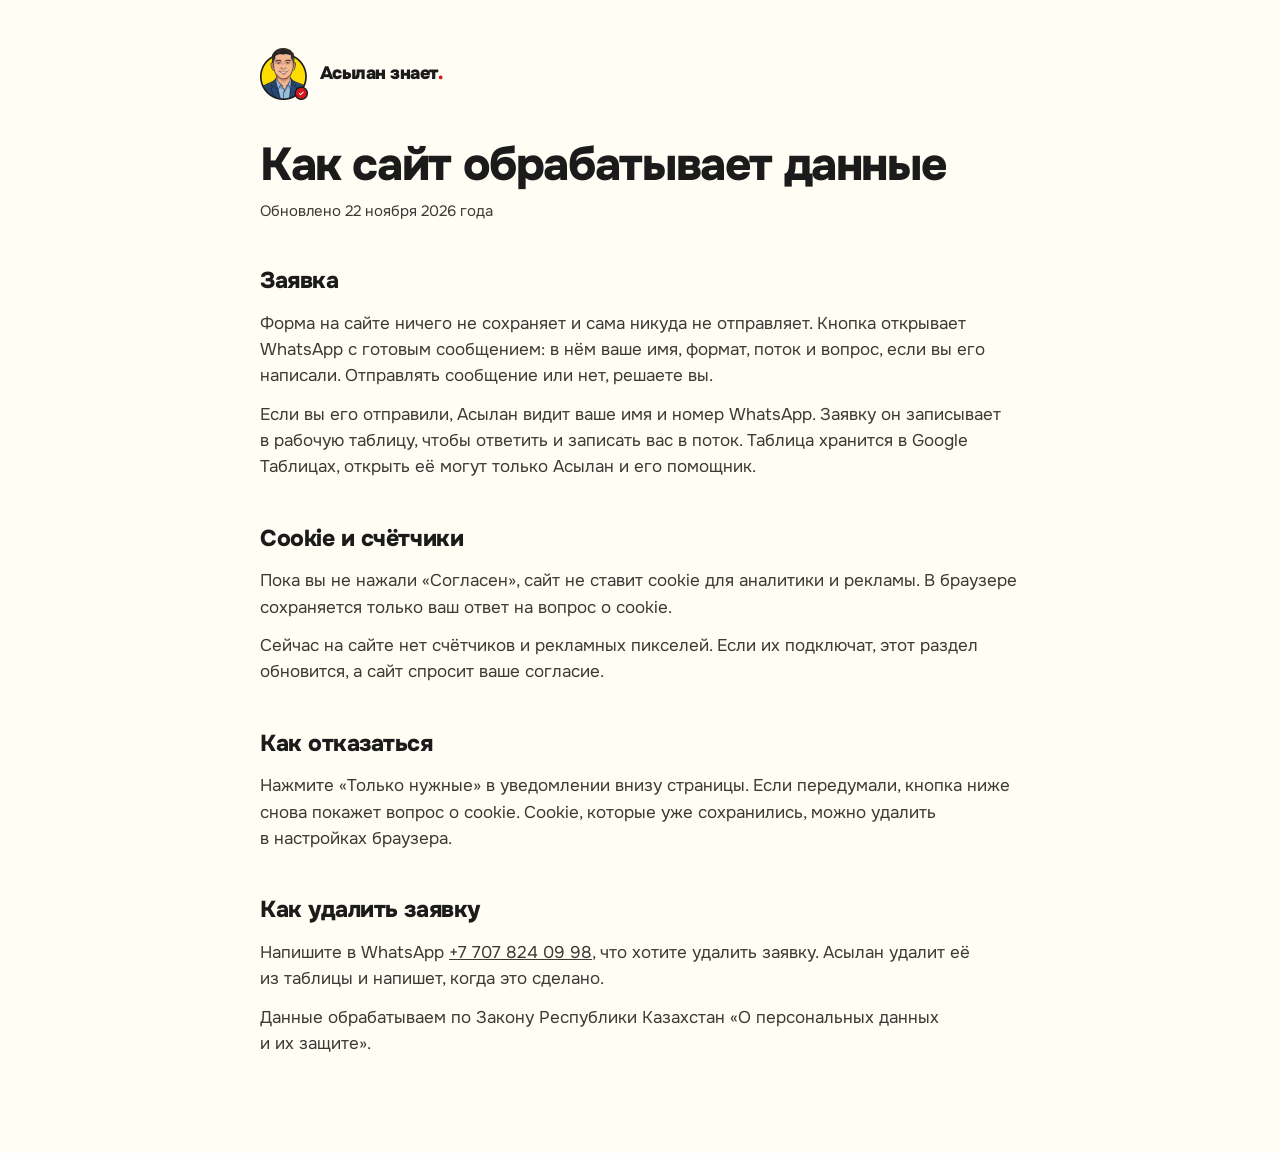
<file: privacy.html>
<!doctype html>
<html lang="ru">
<head>
  <meta charset="utf-8">
  <meta name="viewport" content="width=device-width, initial-scale=1">
  <title>Как сайт обрабатывает данные — Asylan Znaet</title>
  <meta name="robots" content="noindex">
  <meta name="theme-color" content="#FFDD00">
  <link rel="icon" href="assets/favicon.png" type="image/png">
  <link rel="preconnect" href="https://fonts.googleapis.com">
  <link rel="preconnect" href="https://fonts.gstatic.com" crossorigin>
  <link href="https://fonts.googleapis.com/css2?family=Onest:wght@400;500;600;700;800;900&display=swap" rel="stylesheet">
  <link rel="stylesheet" href="css/styles.css">
</head>
<body>
<main class="container doc">
  <a class="doc__back" href="index.html">
    <img src="assets/img/logo-mark.webp" width="192" height="208" alt="">
    <b>Асылан знает<span class="red">.</span></b>
  </a>

  <h1>Как сайт обрабатывает данные</h1>
  <p class="doc__date">Обновлено 22&nbsp;ноября 2026&nbsp;года</p>

  <h2>Заявка</h2>
  <p>Форма на&nbsp;сайте ничего не&nbsp;сохраняет и&nbsp;сама никуда не&nbsp;отправляет. Кнопка открывает WhatsApp с&nbsp;готовым сообщением: в&nbsp;нём ваше имя, формат, поток и&nbsp;вопрос, если вы его написали. Отправлять сообщение или нет, решаете вы.</p>
  <p>Если вы его отправили, Асылан видит ваше имя и&nbsp;номер WhatsApp. Заявку он записывает в&nbsp;рабочую таблицу, чтобы ответить и&nbsp;записать вас в&nbsp;поток. Таблица хранится в&nbsp;Google Таблицах, открыть её могут только Асылан и&nbsp;его помощник.</p>

  <h2>Cookie и&nbsp;счётчики</h2>
  <p>Пока вы не&nbsp;нажали «Согласен», сайт не&nbsp;ставит cookie для аналитики и&nbsp;рекламы. В&nbsp;браузере сохраняется только ваш ответ на&nbsp;вопрос о&nbsp;cookie.</p>
  <p id="svcLead">После согласия сайт подключает сервисы, которые считают посещения и&nbsp;помогают показывать рекламу тем, кто уже был на&nbsp;сайте:</p>
  <ul id="svcList">
    <li data-svc="google">Google Analytics и&nbsp;Google Реклама;</li>
    <li data-svc="meta">пиксель Meta для рекламы в&nbsp;Instagram и&nbsp;Facebook;</li>
    <li data-svc="yandex">Яндекс Метрика.</li>
  </ul>
  <p id="svcWhat">Они получают адрес страницы, источник перехода, тип устройства и&nbsp;примерный город по&nbsp;IP-адресу. Ещё они узнают, что вы нажали кнопку WhatsApp или отправили заявку, но&nbsp;не&nbsp;получают ваше имя и&nbsp;текст вопроса. Яндекс Метрика записывает, как вы листаете страницу. Поля формы закрыты от&nbsp;этой записи.</p>

  <h2>Как отказаться</h2>
  <p>Нажмите «Только нужные» в&nbsp;уведомлении внизу страницы. Если передумали, кнопка ниже снова покажет вопрос о&nbsp;cookie. Cookie, которые уже сохранились, можно удалить в&nbsp;настройках браузера.</p>
  <button class="btn btn--sm" type="button" id="consentReset">Изменить выбор</button>

  <h2>Как удалить заявку</h2>
  <p>Напишите в&nbsp;WhatsApp <a href="https://wa.me/77078240998" target="_blank" rel="noopener">+7&nbsp;707&nbsp;824&nbsp;09&nbsp;98</a>, что хотите удалить заявку. Асылан удалит её из&nbsp;таблицы и&nbsp;напишет, когда это сделано.</p>
  <p>Данные обрабатываем по&nbsp;Закону Республики Казахстан «О&nbsp;персональных данных и&nbsp;их&nbsp;защите».</p>
</main>

<script src="js/config.js" defer></script>
<script src="js/analytics.js" defer></script>
<script>
  document.addEventListener('DOMContentLoaded', function () {
    var a = window.AZ_analytics;
    var btn = document.getElementById('consentReset');
    btn.addEventListener('click', function () { if (a) a.reset(); });
    // в списке оставляем только подключённые сервисы
    if (a) {
      var items = document.querySelectorAll('#svcList [data-svc]');
      var shown = 0;
      items.forEach(function (li) { if (!a.configured[li.dataset.svc]) li.hidden = true; else shown++; });
      if (!shown) {
        document.getElementById('svcLead').textContent = 'Сейчас на сайте нет счётчиков и рекламных пикселей. Если их подключат, этот раздел обновится, а сайт спросит ваше согласие.';
        document.getElementById('svcList').hidden = true;
        document.getElementById('svcWhat').hidden = true;
        btn.hidden = true;
      }
    }
  });
</script>
</body>
</html>
</file>
<file: css/styles.css>
/* =========================================================
   Asylan Znaet — главная страница
   Палитра и мотивы интерфейса 1С, поданные динамичнее
   ========================================================= */

:root {
  --yellow: #FFDD00;        /* фирменный жёлтый */
  --yellow-deep: #F5C400;
  --panel: #FBED9E;         /* панели интерфейса */
  --cream: #FFF7CF;
  --paper: #FFFDF4;
  --ink: #1B1B1B;
  --ink-2: #3B3A35;
  --muted: #6E6A5A;
  --red: #D9141C;           /* фирменный красный */
  --red-deep: #B60F16;
  --green: #00913D;         /* «Проведён» */
  --line: #DDD3A0;
  --line-gray: #DCDCD6;
  --font: "Onest", "Segoe UI", Arial, sans-serif;
  --mono: "JetBrains Mono", "SFMono-Regular", Consolas, monospace;
  --hard: 5px 5px 0 var(--ink);
  --ease: cubic-bezier(.2, .7, .2, 1);
  --sys-h: 104px;
}

*, *::before, *::after { box-sizing: border-box; }

html { scroll-behavior: smooth; -webkit-text-size-adjust: 100%; }

body {
  margin: 0;
  font-family: var(--font);
  font-size: 17px;
  line-height: 1.55;
  color: var(--ink);
  background: var(--paper);
  -webkit-font-smoothing: antialiased;
  text-rendering: optimizeLegibility;
}

img { max-width: 100%; display: block; }
a { color: inherit; }
h1, h2, h3, p, ul, ol, blockquote { margin: 0; }
ul, ol { padding: 0; list-style: none; }
button, input, select { font: inherit; color: inherit; }

[hidden] { display: none !important; }

.container { width: min(1180px, 100% - 48px); margin-inline: auto; }

.icon {
  width: 1.25em; height: 1.25em; flex: none;
  fill: none; stroke: currentColor; stroke-width: 1.8;
  stroke-linecap: round; stroke-linejoin: round;
}

.mono { font-family: var(--mono); font-variant-numeric: tabular-nums; }
.red { color: var(--red); }

.hl {
  display: inline-block;
  background: var(--ink); color: var(--yellow);
  padding: .04em .22em .1em;
  border-radius: .16em;
  rotate: -1.5deg;
}

:focus-visible { outline: 3px solid var(--red); outline-offset: 3px; border-radius: 6px; }

/* ---------- Кнопки ---------- */
.btn {
  position: relative; overflow: hidden;
  display: inline-flex; align-items: center; justify-content: center; gap: 10px;
  padding: 14px 22px;
  font-weight: 700; font-size: 16px; line-height: 1.1; text-decoration: none; white-space: nowrap;
  color: var(--ink); background: #fff;
  border: 2px solid var(--ink); border-radius: 12px;
  box-shadow: 4px 4px 0 var(--ink);
  cursor: pointer;
  transition: transform .16s var(--ease), box-shadow .16s var(--ease), background .16s;
}
.btn::after {
  content: ""; position: absolute; inset: 0;
  background: linear-gradient(110deg, transparent 35%, rgba(255, 255, 255, .45) 50%, transparent 65%);
  translate: -120% 0;
}
.btn:hover { transform: translate(-2px, -2px); box-shadow: 6px 6px 0 var(--ink); }
.btn:hover::after { translate: 120% 0; transition: translate .6s var(--ease); }
.btn:active { transform: translate(2px, 2px); box-shadow: 1px 1px 0 var(--ink); }
.btn .icon { transition: translate .2s var(--ease); }
.btn:hover .icon { translate: 4px 0; }

.btn--red { background: var(--red); color: #fff; }
.btn--red:hover { background: var(--red-deep); }
.btn--ink { background: var(--ink); color: var(--yellow); box-shadow: 4px 4px 0 rgba(27, 27, 27, .28); }
.btn--ink:hover { box-shadow: 6px 6px 0 rgba(27, 27, 27, .28); }
.btn--lg { padding: 18px 28px; font-size: 17px; border-radius: 14px; }
.btn--sm { padding: 10px 16px; font-size: 14px; border-radius: 10px; box-shadow: 3px 3px 0 rgba(27, 27, 27, .28); }
.btn--block { display: flex; width: 100%; }

/* Командные кнопки «как в программе» */
.cbtn {
  display: inline-flex; align-items: center; gap: 8px;
  padding: 7px 16px;
  font-size: 14px; font-weight: 600; text-decoration: none; white-space: nowrap;
  background: linear-gradient(#fff, #F1F1EC);
  border: 1px solid #A9A9A0; border-radius: 4px;
  color: var(--ink); cursor: pointer;
  transition: filter .15s, transform .15s;
}
.cbtn--default { background: linear-gradient(#FFE94D, var(--yellow)); border-color: #C7A800; }
.cbtn--lg { padding: 11px 20px; font-size: 15px; border-radius: 6px; }
a.cbtn:hover, button.cbtn:hover { filter: brightness(.96); transform: translateY(-1px); }

/* Статусы */
.status {
  display: inline-flex; align-items: center; gap: 5px;
  padding: 3px 9px 3px 6px;
  font-size: 12px; font-weight: 700; white-space: nowrap;
  border-radius: 999px;
}
.status--ok { color: var(--green); background: #E3F6EA; }
.status--lg { font-size: 16px; padding: 8px 16px 8px 12px; }

.tick {
  display: inline-grid; place-items: center; flex: none;
  width: 24px; height: 24px; border-radius: 50%;
  background: var(--ink); color: var(--yellow); font-size: 13px;
}
.tick .icon { stroke-width: 2.6; }

/* ---------- Шапка ---------- */
.sys { position: sticky; top: 0; z-index: 50; }
.sys__top { background: var(--panel); border-bottom: 1px solid var(--line); }
.sys__row { display: flex; align-items: center; justify-content: space-between; gap: 16px; height: 58px; }
.sys__actions { display: flex; align-items: center; gap: 20px; }
.sys__link { display: inline-flex; align-items: center; gap: 7px; font-size: 14px; font-weight: 600; text-decoration: none; color: var(--ink-2); }
.sys__link .icon { color: var(--green); font-size: 16px; }
.sys__link:hover { color: var(--red); }

.logo { display: inline-flex; align-items: center; gap: 12px; text-decoration: none; }
.logo__img { width: auto; height: 52px; margin: -6px 0 -2px; transition: rotate .3s var(--ease), scale .3s var(--ease); transform-origin: 50% 70%; }
.logo:hover .logo__img { rotate: -6deg; scale: 1.06; }
.logo__text { display: grid; line-height: 1.15; }
.logo__text b { font-size: 18px; font-weight: 900; letter-spacing: -.03em; }
.logo__text small { font-size: 12px; color: var(--muted); font-weight: 500; }
.logo--light .logo__text b { color: #fff; }
.logo--light .logo__text small { color: rgba(255, 255, 255, .6); }

.sections { background: #FFF6BF; border-bottom: 2px solid var(--ink); }
.sections__row {
  display: flex; gap: 4px; height: 46px; align-items: center;
  overflow-x: auto; scrollbar-width: none;
}
.sections__row::-webkit-scrollbar { display: none; }
.sections__row a {
  display: inline-flex; align-items: center; gap: 7px; flex: none;
  padding: 7px 12px;
  font-size: 14px; font-weight: 600; text-decoration: none; white-space: nowrap;
  color: var(--ink-2);
  border: 1.5px solid transparent; border-radius: 8px;
  transition: background .15s, border-color .15s, color .15s;
}
.sections__row a:hover { background: rgba(255, 255, 255, .7); }
.sections__row a.is-active { background: #fff; border-color: var(--ink); color: var(--ink); }
.sections__row a.is-active .icon { color: var(--red); }

/* ---------- Первый экран ---------- */
.hero { position: relative; overflow: hidden; background: var(--yellow); }
.hero::before {
  content: ""; position: absolute; inset: 0; pointer-events: none;
  background-image:
    linear-gradient(rgba(27, 27, 27, .075) 1px, transparent 1px),
    linear-gradient(90deg, rgba(27, 27, 27, .075) 1px, transparent 1px);
  background-size: 56px 56px;
  -webkit-mask-image: radial-gradient(ellipse 70% 90% at 75% 45%, #000 0%, transparent 75%);
          mask-image: radial-gradient(ellipse 70% 90% at 75% 45%, #000 0%, transparent 75%);
}
.hero__grid {
  position: relative;
  display: grid; grid-template-columns: minmax(0, 1.1fr) minmax(0, .9fr);
  gap: 40px; align-items: end;
}
.hero__copy { padding: 56px 0 72px; }

.chip {
  display: inline-flex; align-items: center; gap: 9px;
  padding: 7px 14px 7px 11px;
  font-size: 14px; font-weight: 600;
  background: rgba(255, 255, 255, .6); border: 1.5px solid var(--ink); border-radius: 999px;
}
.chip { flex-wrap: wrap; row-gap: 6px; border-radius: 18px; }
.chip__dot { flex: none; }
.chip__text { white-space: nowrap; }
.chip__left { margin-left: 4px; padding: 3px 10px; font-size: .92em; font-weight: 800; color: #fff; background: var(--red); border-radius: 999px; white-space: nowrap; }
.chip__left[hidden] { display: none; }
.chip__dot { width: 9px; height: 9px; border-radius: 50%; background: var(--green); animation: pulse 2s infinite; }

.ask {
  display: flex; align-items: center; gap: 10px;
  max-width: 420px; margin-top: 22px; padding: 11px 12px 11px 14px;
  font-size: 17px; font-weight: 600;
  background: #fff; border: 2px solid var(--ink); border-radius: 12px;
  box-shadow: 4px 4px 0 var(--ink);
}
.ask > .icon { color: var(--muted); }
.ask__q { flex: 1; min-width: 0; display: flex; align-items: center; white-space: nowrap; overflow: hidden; }
.ask__caret { width: 2px; height: 1.15em; margin-left: 2px; background: var(--ink); animation: blink 1s steps(1) infinite; }
.ask__ok {
  display: grid; place-items: center; flex: none;
  width: 26px; height: 26px; border-radius: 50%;
  background: var(--green); color: #fff; font-size: 14px;
  scale: 0; transition: scale .3s cubic-bezier(.3, 1.6, .5, 1);
}
.ask__ok .icon { stroke-width: 2.8; }
.ask.is-answered .ask__ok { scale: 1; }

.hero__title {
  margin-top: 26px;
  font-size: clamp(42px, 5.7vw, 76px); font-weight: 900;
  line-height: 1.02; letter-spacing: -.035em;
}
.hero__line { display: block; }
.hero__line + .hero__line { margin-top: .08em; }
.hero__title.is-pop .hero__line:first-child { animation: pop .5s var(--ease); }

.hero__lead { max-width: 540px; margin-top: 24px; font-size: 19px; line-height: 1.5; color: var(--ink-2); font-weight: 500; }
.hero__cta { display: flex; flex-wrap: wrap; gap: 14px; margin-top: 30px; }
.hero__facts { display: flex; flex-wrap: wrap; gap: 10px 22px; margin-top: 32px; font-size: 15px; font-weight: 600; }
.hero__facts li { display: flex; align-items: center; gap: 8px; }

.hero__visual { position: relative; height: clamp(500px, 47vw, 640px); align-self: end; --px: 0px; --py: 0px; }
.hero__photo {
  position: absolute; left: 50%; bottom: 0; z-index: 2;
  height: 100%; width: auto; max-width: none;
  translate: -50% 0;
  filter: drop-shadow(0 18px 24px rgba(27, 27, 27, .18));
  transform: translate3d(calc(var(--px) * .35), 0, 0);
}

/* Окно программы позади фото */
.win {
  position: absolute; inset: 7% -3% 16% 4%; z-index: 1;
  background: #fff; border: 2px solid var(--ink); border-radius: 16px;
  box-shadow: 10px 10px 0 var(--ink);
  rotate: 2.5deg; overflow: hidden;
  transform: translate3d(calc(var(--px) * -.5), calc(var(--py) * -.5), 0);
}
.win__bar { display: flex; gap: 4px; align-items: flex-end; height: 38px; padding: 0 12px; background: var(--panel); border-bottom: 1px solid var(--line); }
.win__tab { padding: 6px 12px; font-size: 11px; font-weight: 600; color: var(--muted); border-radius: 6px 6px 0 0; }
.win__tab.is-active { background: #fff; color: var(--ink); border: 1px solid var(--line); border-bottom: 0; }
.win__body { display: grid; grid-template-columns: 46px 1fr; height: calc(100% - 38px); }
.win__side { display: grid; align-content: start; gap: 12px; padding: 14px 11px; background: #FFF8D2; border-right: 1px solid var(--line); }
.win__side i { height: 24px; border-radius: 6px; background: #F1E39A; }
.win__side i:first-child { background: var(--yellow); }
.win__table { padding: 12px 14px; }
.win__row { display: grid; grid-template-columns: 2fr 3fr 1.2fr; gap: 12px; padding: 9px 6px; border-bottom: 1px solid #EFEFEA; }
.win__row b { height: 8px; border-radius: 4px; background: #E6E6E0; }
.win__row b:nth-child(2) { width: 80%; }
.win__row--head { background: #F4F4EF; border-radius: 4px; }
.win__row--head b { background: #CFCFC6; }
.win__row.is-sel { background: #FFF2A6; }
.win__row.is-sel b { background: #D9C24A; }

/* Плавающие карточки */
.fcard {
  position: absolute; z-index: 3;
  min-width: 190px;
  font-size: 13px;
  background: #fff; border: 2px solid var(--ink); border-radius: 12px;
  box-shadow: var(--hard); overflow: hidden;
  animation: float 6s ease-in-out infinite;
  transform: translate3d(calc(var(--px) * var(--depth, 1)), calc(var(--py) * var(--depth, 1)), 0);
}
.fcard__bar { display: flex; align-items: center; gap: 6px; padding: 7px 11px; font-size: 12px; font-weight: 700; background: var(--panel); border-bottom: 1px solid var(--line); }
.fcard__bar .icon { color: var(--red); }
.fcard__body { display: flex; align-items: center; justify-content: space-between; gap: 12px; padding: 11px 12px; }
.fcard__body .mono { font-size: 13px; font-weight: 700; }
.fcard__entry { display: flex; justify-content: space-between; gap: 14px; padding: 7px 12px 9px; font-size: 11.5px; color: var(--muted); border-top: 1px dashed var(--line-gray); white-space: nowrap; }
.fcard__entry b { color: var(--ink); }
.fcard--doc { left: -4%; top: 16%; }
.fcard--close { right: -5%; top: 44%; animation-delay: -2s; }
.fcard--osv { left: 0; bottom: 9%; animation-delay: -4s; }

.fcard__list { padding: 8px 12px 10px; display: grid; gap: 6px; font-weight: 600; }
.fcard__list li { display: flex; align-items: center; gap: 8px; color: var(--muted); transition: color .3s; }
.fcard__list li::before {
  content: ""; flex: none; width: 16px; height: 16px; border-radius: 50%;
  border: 1.5px solid #C4C4BB; background: #fff center / 10px no-repeat;
  transition: background-color .3s, border-color .3s, scale .3s cubic-bezier(.3, 1.6, .5, 1);
}
.fcard__list li.is-done { color: var(--ink); }
.fcard__list li.is-done::before {
  border-color: var(--green); background-color: var(--green); scale: 1.12;
  background-image: url("data:image/svg+xml,%3Csvg xmlns='http://www.w3.org/2000/svg' viewBox='0 0 24 24' fill='none' stroke='white' stroke-width='4' stroke-linecap='round' stroke-linejoin='round'%3E%3Cpath d='M5 12.5l4.5 4.5L19 7.5'/%3E%3C/svg%3E");
}

.fcard__body--osv { display: grid; grid-template-columns: 1fr 1fr; gap: 6px 14px; }
.fcard__body--osv small { display: block; font-size: 10px; text-transform: uppercase; letter-spacing: .06em; color: var(--muted); font-weight: 700; }
.fcard__body--osv b { font-size: 14px; }
.fcard__body--osv .status { grid-column: 1 / -1; justify-self: start; opacity: 0; scale: .8; transition: opacity .3s, scale .3s cubic-bezier(.3, 1.6, .5, 1); }
.fcard__body--osv .status.is-on { opacity: 1; scale: 1; }

/* ---------- Бегущая строка ---------- */
.ticker { overflow: hidden; background: var(--ink); color: var(--yellow); border-block: 2px solid var(--ink); }
.ticker__track { display: flex; width: max-content; animation: marquee 34s linear infinite; }
.ticker__track span { padding: 14px 0; font-size: 15px; font-weight: 800; letter-spacing: .09em; text-transform: uppercase; white-space: pre; }
.ticker__track i { font-style: normal; color: var(--red); margin: 0 14px; }
.ticker:hover .ticker__track { animation-play-state: paused; }

/* ---------- Секции ---------- */
.sec { padding: 104px 0; scroll-margin-top: var(--sys-h); }
[id] { scroll-margin-top: var(--sys-h); }
.sec--cream { background: var(--cream); border-block: 1px solid var(--line); }
.sec--ink { background: var(--ink); color: #fff; }
.sec--pains { padding-bottom: 88px; }

.sec-head { max-width: 780px; margin-bottom: 52px; }
.sec-head h2, .cta h2 {
  font-size: clamp(30px, 4.2vw, 52px); font-weight: 800;
  line-height: 1.06; letter-spacing: -.03em;
}
.sec-head__lead { margin-top: 18px; font-size: 19px; color: var(--muted); }

.crumb {
  display: inline-flex; align-items: center; gap: 8px;
  margin-bottom: 18px; padding: 5px 12px;
  font-size: 13px; font-weight: 600; color: var(--muted);
  background: var(--panel); border: 1px solid var(--line); border-radius: 6px;
}
.crumb b { color: var(--ink); font-weight: 700; }
.crumb b:not(:first-child)::before { content: "›"; margin-right: 8px; color: var(--red); }
.crumb--dark { background: rgba(255, 221, 0, .12); border-color: rgba(255, 221, 0, .3); color: rgba(255, 255, 255, .6); }
.crumb--dark b { color: var(--yellow); }

/* ---------- «Сообщения программы» ---------- */
.dialogs { display: grid; grid-template-columns: repeat(3, 1fr); gap: 28px; }
.dlg {
  display: flex; flex-direction: column;
  background: #fff; border: 2px solid var(--ink); border-radius: 12px;
  box-shadow: var(--hard); overflow: hidden;
  rotate: var(--r, 0deg);
  transition: rotate .3s var(--ease), translate .3s var(--ease), box-shadow .3s var(--ease), opacity .7s var(--ease), transform .7s var(--ease);
}
.dlg:hover { rotate: 0deg; translate: 0 -6px; box-shadow: 8px 10px 0 var(--ink); }
.dlg__bar { display: flex; justify-content: space-between; align-items: center; padding: 8px 12px 8px 14px; font-size: 13px; font-weight: 700; background: var(--panel); border-bottom: 1px solid var(--line); }
.dlg__bar .icon { color: var(--muted); font-size: 14px; }
.dlg__body { display: flex; gap: 14px; align-items: flex-start; padding: 20px 18px 14px; flex: 1; }
.dlg__body p { font-size: 17px; font-weight: 600; line-height: 1.4; }
.dlg__ic { display: grid; place-items: center; flex: none; width: 34px; height: 34px; border-radius: 50%; font-weight: 900; font-size: 19px; color: #fff; }
.dlg__ic--err { background: var(--red); }
.dlg__ic--warn { background: #F0A400; border-radius: 8px; }
.dlg__ic--q { background: #2E6BD6; }
.dlg__foot { display: flex; justify-content: flex-end; gap: 8px; padding: 0 16px 16px; }
.dlg__foot .cbtn { min-width: 64px; justify-content: center; }

.bridge {
  position: relative;
  display: grid; grid-template-columns: 150px 1fr auto; align-items: center; gap: 32px;
  margin-top: 96px; padding: 30px 36px 30px 28px;
  background: var(--yellow); border: 2px solid var(--ink); border-radius: 20px;
  box-shadow: 8px 8px 0 var(--ink);
}
.bridge__photo { position: absolute; left: 34px; bottom: 0; height: 250px; width: auto; filter: drop-shadow(0 8px 10px rgba(27, 27, 27, .2)); }
.bridge__text { grid-column: 2; }
.bridge__title { font-size: clamp(22px, 2.6vw, 30px); font-weight: 800; line-height: 1.15; letter-spacing: -.02em; margin-bottom: 8px; }
.bridge__text p:last-child { color: var(--ink-2); font-weight: 500; max-width: 560px; }

/* ---------- Кому подойдёт ---------- */
.who { display: grid; grid-template-columns: repeat(4, 1fr); gap: 20px; }
.who__card {
  padding: 26px 22px 28px;
  background: #fff; border: 2px solid var(--ink); border-radius: 16px;
  transition: translate .25s var(--ease), box-shadow .25s var(--ease), background .25s, opacity .7s var(--ease), transform .7s var(--ease);
}
.who__card:hover { translate: -3px -3px; box-shadow: 7px 7px 0 var(--ink); background: var(--yellow); }
.who__ic { display: grid; place-items: center; width: 48px; height: 48px; margin-bottom: 20px; font-size: 22px; background: var(--yellow); border: 2px solid var(--ink); border-radius: 12px; transition: background .25s, rotate .25s var(--ease); }
.who__card:hover .who__ic { background: #fff; rotate: -6deg; }
.who__card h3 { font-size: 20px; font-weight: 800; line-height: 1.2; letter-spacing: -.01em; margin-bottom: 10px; }
.who__card p { font-size: 15.5px; color: var(--ink-2); }

/* ---------- Окно программы обучения ---------- */
.app { background: #fff; border: 2px solid var(--ink); border-radius: 18px; box-shadow: 10px 10px 0 var(--ink); overflow: hidden; }
.app__bar { display: flex; align-items: flex-end; gap: 18px; height: 46px; padding: 0 16px; background: var(--panel); border-bottom: 1px solid var(--line); }
.app__dots { display: flex; gap: 6px; align-self: center; }
.app__dots i { width: 11px; height: 11px; border-radius: 50%; border: 1.5px solid var(--ink); background: #fff; }
.app__dots i:first-child { background: var(--red); }
.app__dots i:nth-child(2) { background: var(--yellow); }
.app__tabs { display: flex; gap: 4px; }
.app__tab { display: inline-flex; align-items: center; gap: 8px; padding: 8px 14px; font-size: 13px; font-weight: 600; color: var(--muted); border-radius: 8px 8px 0 0; white-space: nowrap; }
.app__tab.is-active { background: #fff; color: var(--ink); border: 1px solid var(--line); border-bottom: 0; }
.app__tab .icon { font-size: 11px; }

.app__body { display: grid; grid-template-columns: 260px 1fr; min-height: 470px; }
.app__nav { display: flex; flex-direction: column; gap: 4px; padding: 14px 12px; background: #FFF8D2; border-right: 1px solid var(--line); }
.app__nav button {
  display: flex; align-items: center; gap: 11px;
  padding: 12px 12px; text-align: left;
  font-size: 15px; font-weight: 600;
  background: none; border: 1.5px solid transparent; border-radius: 10px; cursor: pointer;
  transition: background .15s, border-color .15s, translate .15s;
}
.app__nav button .icon { font-size: 18px; color: var(--muted); }
.app__nav button:hover { background: rgba(255, 255, 255, .7); translate: 2px 0; }
.app__nav button.is-active { background: var(--yellow); border-color: var(--ink); box-shadow: 3px 3px 0 var(--ink); }
.app__nav button.is-active .icon { color: var(--ink); }

.app__main { padding: 30px 34px 28px; min-width: 0; }
.mod[hidden] { display: none; }
.mod { animation: modIn .4s var(--ease); }
.mod__num { font-family: var(--mono); font-size: 13px; font-weight: 700; color: var(--red); text-transform: uppercase; letter-spacing: .06em; }
.mod h3 { margin-top: 6px; font-size: clamp(22px, 2.5vw, 30px); font-weight: 800; letter-spacing: -.02em; line-height: 1.15; }
.mod__lead { margin-top: 8px; color: var(--muted); font-size: 17px; }

.journal { margin-top: 22px; border: 1px solid var(--line-gray); border-radius: 8px; overflow: hidden; }
.journal__head, .journal li { display: grid; grid-template-columns: minmax(0, 1.05fr) minmax(0, 1.9fr) 104px; gap: 16px; align-items: center; padding: 11px 16px; }
.journal__head { background: #F4F4EF; font-size: 12px; font-weight: 700; color: var(--muted); text-transform: uppercase; letter-spacing: .05em; border-bottom: 1px solid var(--line-gray); }
.journal li { font-size: 15px; border-bottom: 1px solid #EFEFEA; transition: background .15s; opacity: 0; animation: rowIn .45s var(--ease) forwards; }
.journal li:last-child { border-bottom: 0; }
.journal li:hover { background: #FFF6BF; }
.journal li:nth-child(1) { animation-delay: .05s; }
.journal li:nth-child(2) { animation-delay: .13s; }
.journal li:nth-child(3) { animation-delay: .21s; }
.journal li:nth-child(4) { animation-delay: .29s; }
.journal li:nth-child(5) { animation-delay: .37s; }
.journal li:nth-child(6) { animation-delay: .45s; }
.journal li:nth-child(7) { animation-delay: .53s; }
.journal li b { font-weight: 700; }
.journal li span { color: var(--ink-2); }
.journal li i {
  justify-self: start;
  display: inline-flex; align-items: center; gap: 5px;
  padding: 3px 9px 3px 7px; font-style: normal; font-size: 12px; font-weight: 700;
  color: var(--green); background: #E3F6EA; border-radius: 999px;
}
.journal li i::before { content: "✓"; font-weight: 900; }
.mod__result { margin-top: 18px; padding: 13px 16px; font-size: 15.5px; background: #FFF6BF; border-left: 4px solid var(--yellow-deep); border-radius: 0 8px 8px 0; }
.mod__free { margin-top: 12px; font-size: 15.5px; }
.mod__free a { font-weight: 700; color: var(--red, #E0231C); text-decoration: underline; text-underline-offset: 3px; }

.app__cmd { display: flex; align-items: center; gap: 12px; padding: 14px 18px; background: #F7F7F2; border-top: 1px solid var(--line-gray); }
.app__status { margin-left: auto; font-family: var(--mono); font-size: 13px; color: var(--muted); }

/* ---------- Шаги ---------- */
.steps { position: relative; display: grid; grid-template-columns: repeat(4, 1fr); gap: 20px; padding-top: 34px; }
.steps::before, .steps::after { content: ""; position: absolute; left: 0; top: 0; height: 4px; border-radius: 4px; }
.steps::before { width: 100%; background: rgba(255, 255, 255, .12); }
.steps::after { width: 100%; background: var(--yellow); transform-origin: left; transform: scaleX(0); transition: transform 1.6s var(--ease) .3s; }
.steps.is-in::after { transform: scaleX(1); }
.step {
  position: relative; padding: 24px 22px 26px;
  background: #262624; border: 1px solid rgba(255, 255, 255, .12); border-radius: 16px;
  transition: translate .25s var(--ease), border-color .25s, background .25s;
}
.step:hover { translate: 0 -6px; border-color: var(--yellow); background: #2C2C29; }
.step__num { position: absolute; right: 20px; top: 20px; font-size: 15px; font-weight: 700; color: rgba(255, 255, 255, .35); }
.step__ic { display: grid; place-items: center; width: 50px; height: 50px; margin-bottom: 22px; font-size: 24px; color: var(--ink); background: var(--yellow); border-radius: 13px; }
.step h3 { font-size: 21px; font-weight: 800; letter-spacing: -.01em; margin-bottom: 8px; }
.step p { font-size: 15.5px; color: rgba(255, 255, 255, .72); }

/* ---------- Преподаватель ---------- */
.about { display: grid; grid-template-columns: minmax(0, .82fr) minmax(0, 1.18fr); gap: 72px; align-items: center; }
.portrait { position: relative; background: var(--yellow); border: 2px solid var(--ink); border-radius: 20px; box-shadow: 10px 10px 0 var(--ink); }
.portrait__bar { display: flex; justify-content: space-between; align-items: center; padding: 10px 14px 10px 16px; font-size: 13px; font-weight: 700; background: var(--panel); border-bottom: 2px solid var(--ink); border-radius: 18px 18px 0 0; }
.portrait__stage {
  position: relative; height: 500px; overflow: hidden; border-radius: 0 0 18px 18px;
  background:
    linear-gradient(rgba(27, 27, 27, .07) 1px, transparent 1px) 0 0 / 40px 40px,
    linear-gradient(90deg, rgba(27, 27, 27, .07) 1px, transparent 1px) 0 0 / 40px 40px,
    var(--yellow);
}
.portrait__stage img { position: absolute; left: 50%; top: 22px; width: auto; height: 152%; max-width: none; translate: -50% 0; filter: drop-shadow(0 14px 18px rgba(27, 27, 27, .2)); }
.stamp {
  position: absolute; right: -26px; bottom: 44px;
  display: grid; place-items: center; align-content: center;
  width: 124px; height: 124px; border-radius: 50%;
  font-size: 17px; font-weight: 900; line-height: 1.05; text-align: center; text-transform: uppercase; letter-spacing: .02em;
  color: #fff; background: var(--red); border: 2px solid var(--ink); box-shadow: 4px 4px 0 var(--ink);
  rotate: 12deg; animation: wobble 5s ease-in-out infinite;
}
.stamp .icon { font-size: 20px; stroke-width: 3; margin-top: 4px; }

.about__text .sec-head { margin-bottom: 26px; }
.about__text p + p { margin-top: 16px; }
.about__text > div:not(.sec-head) p { font-size: 18.5px; color: var(--ink-2); }
.quote {
  position: relative; margin-top: 30px; padding: 22px 26px 22px 30px;
  font-size: clamp(19px, 2vw, 23px); font-weight: 700; line-height: 1.35; letter-spacing: -.01em;
  background: var(--cream); border-left: 6px solid var(--red); border-radius: 0 14px 14px 0;
}
.principles { display: grid; grid-template-columns: repeat(2, 1fr); gap: 20px; margin-top: 30px; }
.principles li { padding-top: 14px; border-top: 3px solid var(--ink); font-size: 16px; font-weight: 600; line-height: 1.4; }

/* ---------- «ОСВ навыков» ---------- */
.osv { background: #fff; border: 2px solid var(--ink); border-radius: 18px; box-shadow: 10px 10px 0 var(--ink); overflow: hidden; }
.osv__bar { display: flex; flex-wrap: wrap; justify-content: space-between; align-items: baseline; gap: 6px 20px; padding: 16px 24px; background: var(--panel); border-bottom: 1px solid var(--line); }
.osv__bar b { font-size: 18px; font-weight: 800; }
.osv__bar span { font-family: var(--mono); font-size: 13px; color: var(--muted); }
.osv__row { display: grid; grid-template-columns: minmax(0, .8fr) minmax(0, 1.1fr) minmax(0, 1.3fr); border-bottom: 1px solid var(--line-gray); }
.osv__row > * { padding: 17px 24px; }
.osv__row > * + * { border-left: 1px solid var(--line-gray); }
.osv__row--head { background: #F4F4EF; font-size: 12px; font-weight: 700; color: var(--muted); text-transform: uppercase; letter-spacing: .05em; }
.osv__row--head > * { padding-block: 12px; }
.osv__row b { font-weight: 800; }
.osv__before { color: var(--muted); font-style: italic; }
.osv__after { display: flex; gap: 10px; align-items: flex-start; font-weight: 700; }
.osv__after .icon { margin-top: 3px; color: var(--green); stroke-width: 2.8; }
.osv__row:not(.osv__row--head):not(.osv__row--total) { transition: background .15s; }
.osv__row:not(.osv__row--head):not(.osv__row--total):hover { background: #FFF6BF; }
.osv__row--total { border-bottom: 0; background: var(--yellow); font-weight: 800; font-size: 18px; }
.osv__row--total > * + * { border-left-color: rgba(27, 27, 27, .25); }
.osv__row--total span:nth-child(2) { font-weight: 600; text-decoration: line-through; text-decoration-color: var(--red); text-decoration-thickness: 2px; }

/* ---------- Форматы ---------- */
.plans { display: grid; grid-template-columns: repeat(2, minmax(0, 1fr)); gap: 24px; align-items: stretch; max-width: 880px; }
.plan {
  position: relative; display: flex; flex-direction: column;
  padding: 32px 28px 28px;
  background: #fff; border: 2px solid var(--ink); border-radius: 20px;
  transition: translate .25s var(--ease), box-shadow .25s var(--ease), opacity .7s var(--ease), transform .7s var(--ease);
}
.plan:hover { translate: -3px -3px; box-shadow: 8px 8px 0 var(--ink); }
.plan--hit { background: var(--yellow); box-shadow: 8px 8px 0 var(--ink); }
.plan--hit:hover { box-shadow: 12px 12px 0 var(--ink); }
.plan__tag { position: absolute; top: -16px; right: 22px; padding: 6px 14px; font-size: 13px; font-weight: 800; text-transform: uppercase; letter-spacing: .05em; color: #fff; background: var(--red); border: 2px solid var(--ink); border-radius: 999px; rotate: 3deg; }
.plan h3 { font-size: 26px; font-weight: 800; letter-spacing: -.02em; }
.plan__for { margin-top: 6px; color: var(--ink-2); font-weight: 500; }
.plan__price { margin-top: 18px; font-family: var(--mono); font-size: 34px; font-weight: 700; letter-spacing: -.04em; line-height: 1; white-space: nowrap; }
.plan__early { margin-top: 10px; font-size: 15px; line-height: 1.35; color: var(--ink-2); }
.plan__split { margin-top: 4px; font-size: 15px; line-height: 1.35; color: var(--ink-2); }
.plans__note { margin-top: 30px; max-width: 880px; font-size: 17px; font-weight: 600; color: var(--ink-2); }
.streams { margin-top: 56px; max-width: 880px; background: #fff; border: 2px solid var(--ink); border-radius: 18px; box-shadow: 8px 8px 0 var(--ink); overflow: hidden; }
.streams__bar { display: flex; flex-wrap: wrap; justify-content: space-between; align-items: baseline; gap: 6px 20px; padding: 16px 24px; background: var(--panel); border-bottom: 1px solid var(--line); }
.streams__bar b { font-size: 18px; font-weight: 800; }
.streams__bar span { font-size: 14.5px; font-weight: 500; color: var(--ink-2); }
.streams__head, .stream { display: grid; grid-template-columns: 64px minmax(0, 1.3fr) minmax(0, 1fr) 110px 110px; gap: 16px; align-items: center; padding: 12px 24px; }
.streams__head { font-size: 12px; font-weight: 700; color: var(--muted); text-transform: uppercase; letter-spacing: .05em; background: #F4F4EF; border-bottom: 1px solid var(--line-gray); }
.stream { font-size: 16px; border-bottom: 1px solid #EFEFEA; transition: background .15s; }
.stream:last-child { border-bottom: 0; }
.stream:hover { background: #FFF6BF; }
.stream.is-next { background: #FFF2A6; }
.stream__date { font-weight: 700; }
.stream__early.is-off { color: var(--muted); }
.stream__btn { justify-content: center; }
.stream__left { display: inline-block; padding: 3px 9px; font-size: 13px; font-weight: 800; color: #fff; background: var(--red); border-radius: 999px; white-space: nowrap; }
.stream__tag { display: inline-block; margin-left: 10px; padding: 2px 9px; font-size: 11px; font-weight: 800; text-transform: uppercase; letter-spacing: .04em; color: #fff; background: var(--red); border-radius: 999px; vertical-align: 2px; }
.plan ul { display: grid; gap: 12px; margin: 24px 0 30px; padding-top: 24px; border-top: 2px dashed rgba(27, 27, 27, .25); flex: 1; align-content: start; }
.plan li { position: relative; padding-left: 30px; font-size: 16px; font-weight: 500; }
.plan li::before {
  content: ""; position: absolute; left: 0; top: 2px; width: 20px; height: 20px; border-radius: 50%;
  background: var(--ink) center / 12px no-repeat url("data:image/svg+xml,%3Csvg xmlns='http://www.w3.org/2000/svg' viewBox='0 0 24 24' fill='none' stroke='%23FFDD00' stroke-width='4' stroke-linecap='round' stroke-linejoin='round'%3E%3Cpath d='M5 12.5l4.5 4.5L19 7.5'/%3E%3C/svg%3E");
}

/* ---------- Вопросы ---------- */
.faq { display: grid; grid-template-columns: minmax(0, .8fr) minmax(0, 1.2fr); gap: 64px; align-items: start; }
.faq .sec-head { margin-bottom: 0; position: sticky; top: calc(var(--sys-h) + 32px); }
.faq__list { background: #fff; border: 2px solid var(--ink); border-radius: 18px; box-shadow: 8px 8px 0 var(--ink); overflow: hidden; }
.faq details { border-bottom: 1px solid var(--line-gray); }
.faq details:last-child { border-bottom: 0; }
.faq summary {
  display: flex; align-items: center; gap: 14px;
  padding: 20px 24px; cursor: pointer; list-style: none;
  font-size: 18px; font-weight: 700; line-height: 1.3;
  transition: background .15s;
}
.faq summary::-webkit-details-marker { display: none; }
.faq summary::before {
  content: "+"; display: grid; place-items: center; flex: none;
  width: 28px; height: 28px; font-size: 20px; font-weight: 700; line-height: 1;
  background: var(--yellow); border: 1.5px solid var(--ink); border-radius: 7px;
  transition: rotate .25s var(--ease), background .2s, color .2s;
}
.faq summary:hover { background: #FFF6BF; }
.faq details[open] summary::before { content: "–"; background: var(--ink); color: var(--yellow); rotate: 180deg; }
.faq details p { padding: 0 24px 22px 66px; color: var(--ink-2); animation: modIn .35s var(--ease); }

/* ---------- Заявка ---------- */
.sec--cta { position: relative; overflow: hidden; background: var(--yellow); border-top: 2px solid var(--ink); padding-bottom: 0; }
.sec--cta::before {
  content: ""; position: absolute; inset: 0; pointer-events: none;
  background-image:
    linear-gradient(rgba(27, 27, 27, .07) 1px, transparent 1px),
    linear-gradient(90deg, rgba(27, 27, 27, .07) 1px, transparent 1px);
  background-size: 56px 56px;
  -webkit-mask-image: radial-gradient(ellipse 60% 90% at 25% 60%, #000 0%, transparent 75%);
          mask-image: radial-gradient(ellipse 60% 90% at 25% 60%, #000 0%, transparent 75%);
}
.cta { position: relative; display: grid; grid-template-columns: minmax(0, 1.1fr) minmax(0, .9fr); gap: 56px; align-items: start; }
.cta__copy { position: relative; min-height: 640px; }
.cta h2 { font-size: clamp(32px, 4.4vw, 56px); }
.cta__list { display: grid; gap: 12px; margin-top: 30px; font-size: 18px; font-weight: 600; max-width: 330px; }
.cta__list li { display: flex; align-items: center; gap: 12px; }
.cta__photo { position: absolute; right: -10px; bottom: 0; height: 440px; width: auto; max-width: none; filter: drop-shadow(0 14px 18px rgba(27, 27, 27, .2)); }

.docform { position: relative; margin-bottom: 104px; background: #fff; border: 2px solid var(--ink); border-radius: 18px; box-shadow: 10px 10px 0 var(--ink); overflow: hidden; }
.docform__bar { display: flex; justify-content: space-between; align-items: baseline; gap: 12px; padding: 16px 24px; background: var(--panel); border-bottom: 1px solid var(--line); }
.docform__bar b { font-size: 19px; font-weight: 800; }
.docform__bar .mono { font-size: 13px; color: var(--muted); }
.docform__body { display: grid; gap: 16px; padding: 26px 24px 8px; }
.field { display: grid; grid-template-columns: 92px 1fr; align-items: center; gap: 6px 12px; }
.field > span { font-size: 15px; font-weight: 600; color: var(--ink-2); }
.field input, .field select {
  width: 100%; min-width: 0; padding: 13px 14px;
  font-size: 16px; font-weight: 500;
  background: #fff; border: 1.5px solid #A9A9A0; border-radius: 8px;
  transition: border-color .15s, box-shadow .15s, background .15s;
}
.field input::placeholder { color: #A5A295; }
.field input:focus, .field select:focus { outline: none; border-color: var(--ink); background: #FFFBE0; box-shadow: 0 0 0 3px var(--yellow); }
.field__err { display: none; grid-column: 2; font-style: normal; font-size: 13px; font-weight: 600; color: var(--red); }
.is-invalid .field__err { display: block; }
.is-invalid input { border-color: var(--red); background: #FFF1F1; }
.check { display: grid; grid-template-columns: auto 1fr; gap: 4px 10px; align-items: start; font-size: 14px; color: var(--ink-2); cursor: pointer; }
.check input { width: 20px; height: 20px; margin: 1px 0 0; accent-color: var(--ink); }
.docform__cmd { padding: 18px 24px 24px; }
.docform__note { margin-top: 14px; font-size: 13.5px; color: var(--muted); text-align: center; }
.docform__done { position: absolute; inset: 0; display: grid; place-content: center; justify-items: center; gap: 16px; padding: 32px; text-align: center; background: #fff; animation: modIn .4s var(--ease); }
.docform__done[hidden] { display: none; }
.docform__done p { font-size: 18px; font-weight: 600; max-width: 320px; }
.docform__back { padding: 6px 10px; font-size: 14.5px; font-weight: 600; color: var(--muted); text-decoration: underline; background: none; border: 0; border-radius: 6px; cursor: pointer; }
.docform__back:hover { color: var(--ink); }

/* ---------- Подвал ---------- */
.foot { background: var(--ink); color: rgba(255, 255, 255, .72); padding: 64px 0 28px; font-size: 15px; }
.foot__grid { display: grid; grid-template-columns: 1.4fr 1fr 1fr; gap: 40px; }
.foot__emblem { display: inline-block; margin: -8px 0 0 -10px; transition: rotate .3s var(--ease), scale .3s var(--ease); }
.foot__emblem img { width: 216px; height: auto; }
.foot__emblem:hover { rotate: -2deg; scale: 1.03; }
.foot__about { margin-top: 14px; max-width: 340px; }
.foot__nav, .foot__contacts { display: grid; gap: 10px; align-content: start; }
.foot__nav a, .foot__contacts a { text-decoration: none; justify-self: start; transition: color .15s; }
.foot__nav a:hover, .foot__contacts a:hover { color: var(--yellow); }
.foot__contacts b { color: #fff; }
.foot__legal { display: flex; flex-wrap: wrap; justify-content: space-between; gap: 8px 24px; margin-top: 48px; padding-top: 22px; border-top: 1px solid rgba(255, 255, 255, .14); font-size: 13px; color: rgba(255, 255, 255, .45); }

/* ---------- Уведомление ---------- */
.toast {
  position: fixed; right: 20px; bottom: 20px; z-index: 60;
  width: min(330px, calc(100vw - 32px)); padding: 16px 40px 16px 20px;
  background: #fff; border: 2px solid var(--ink); border-left: 8px solid var(--yellow); border-radius: 12px;
  box-shadow: var(--hard);
  animation: toastIn .5s var(--ease);
}
.toast[hidden] { display: none; }
.toast b { display: block; font-size: 15px; font-weight: 800; }
.toast p { margin-top: 4px; font-size: 14.5px; color: var(--ink-2); line-height: 1.4; }
.toast a { display: inline-block; margin-top: 8px; font-size: 14.5px; font-weight: 700; color: var(--red); }
.toast a[hidden] { display: none; }
.toast__x { position: absolute; right: 8px; top: 8px; display: grid; place-items: center; width: 28px; height: 28px; font-size: 14px; background: none; border: 0; border-radius: 6px; cursor: pointer; color: var(--muted); }
.toast__x:hover { background: #F1F1EC; color: var(--ink); }

.mcta { display: none; }
.foot__legal a { color: inherit; }
.foot__legal a:hover { color: var(--yellow); }

/* ---------- Уведомление о cookie ---------- */
.consent {
  position: fixed; left: 20px; bottom: 20px; z-index: 70;
  width: min(420px, calc(100vw - 24px)); padding: 16px 18px;
  font-size: 14.5px; line-height: 1.45;
  background: #fff; border: 2px solid var(--ink); border-radius: 12px; box-shadow: var(--hard);
  animation: toastIn .5s var(--ease);
}
.consent p { color: var(--ink-2); }
.consent a { color: var(--ink); font-weight: 600; }
.consent__btns { display: flex; gap: 10px; margin-top: 12px; }

/* ---------- Страница о данных ---------- */
.doc { max-width: 760px; padding: 48px 0 96px; }
.doc__back { display: inline-flex; align-items: center; gap: 12px; text-decoration: none; margin-bottom: 40px; }
.doc__back img { height: 52px; width: auto; }
.doc__back b { font-size: 18px; font-weight: 900; letter-spacing: -.03em; }
.doc h1 { font-size: clamp(30px, 4.2vw, 46px); font-weight: 800; line-height: 1.08; letter-spacing: -.03em; }
.doc__date { margin-top: 10px; color: var(--muted); font-size: 15px; }
.doc h2 { margin: 40px 0 12px; font-size: 23px; font-weight: 800; letter-spacing: -.02em; }
.doc p + p, .doc ul + p { margin-top: 12px; }
.doc p, .doc li { color: var(--ink-2); }
.doc ul { margin-top: 12px; padding-left: 22px; list-style: disc; display: grid; gap: 6px; }
.doc .btn { margin-top: 16px; }

/* ---------- Появление при прокрутке ---------- */
.js .reveal { opacity: 0; transform: translateY(26px); transition: opacity .7s var(--ease) var(--d, 0ms), transform .7s var(--ease) var(--d, 0ms); }
.js .reveal.is-in { opacity: 1; transform: none; }
/* у карточек свои hover-переходы — объединяем их с появлением */
.js .dlg.reveal, .js .who__card.reveal, .js .plan.reveal {
  transition:
    opacity .7s var(--ease) var(--d, 0ms), transform .7s var(--ease) var(--d, 0ms),
    rotate .3s var(--ease), translate .25s var(--ease), box-shadow .25s var(--ease), background .25s;
}

/* ---------- Анимации ---------- */
@keyframes blink { 50% { opacity: 0; } }
@keyframes pulse { 0% { box-shadow: 0 0 0 0 rgba(0, 145, 61, .5); } 70% { box-shadow: 0 0 0 9px rgba(0, 145, 61, 0); } 100% { box-shadow: 0 0 0 0 rgba(0, 145, 61, 0); } }
@keyframes float { 0%, 100% { translate: 0 0; } 50% { translate: 0 -12px; } }
@keyframes marquee { to { transform: translateX(-50%); } }
@keyframes pop { 0% { scale: 1; } 40% { scale: 1.035; } 100% { scale: 1; } }
@keyframes modIn { from { opacity: 0; translate: 0 10px; } }
@keyframes rowIn { from { opacity: 0; translate: -10px 0; } to { opacity: 1; } }
@keyframes wobble { 0%, 100% { rotate: 12deg; } 50% { rotate: 6deg; } }
@keyframes toastIn { from { opacity: 0; translate: 0 24px; } }

/* =========================================================
   Адаптив
   ========================================================= */
@media (max-width: 1080px) {
  .who { grid-template-columns: repeat(2, 1fr); }
  .steps { grid-template-columns: repeat(2, 1fr); }
  .about { gap: 48px; }
  .app__body { grid-template-columns: 220px 1fr; }
  .app__main { padding: 26px 24px; }
  .fcard--doc { left: 0; }
  .fcard--close { right: 0; }
  .win { inset: 7% 0 16% 4%; }
}

@media (max-width: 900px) {
  :root { --sys-h: 100px; }
  .sec { padding: 72px 0; }
  .sec-head { margin-bottom: 36px; }

  .hero__grid { grid-template-columns: 1fr; gap: 0; }
  .hero__copy { padding: 36px 0 28px; }
  .hero__visual { height: 460px; max-width: 520px; width: 100%; margin-inline: auto; }
  .fcard--doc { top: 40%; }

  .dialogs { grid-template-columns: repeat(2, 1fr); gap: 22px; }
  .bridge { grid-template-columns: 110px 1fr; margin-top: 80px; padding: 26px 24px; }
  .bridge__photo { left: 18px; height: 210px; }
  .bridge .btn { grid-column: 2; justify-self: start; }

  .app__body { grid-template-columns: 1fr; min-height: 0; }
  .app__nav { flex-direction: row; overflow-x: auto; scrollbar-width: none; border-right: 0; border-bottom: 1px solid var(--line); padding: 12px; }
  .app__nav::-webkit-scrollbar { display: none; }
  .app__nav button { flex: none; padding: 10px 14px; white-space: nowrap; }
  .app__nav button:hover { translate: 0 0; }

  .about { grid-template-columns: 1fr; }
  .portrait { max-width: 420px; margin-right: 26px; }
  .portrait__stage { height: 420px; }

  .plans { grid-template-columns: 1fr; max-width: 520px; }
  .faq { grid-template-columns: 1fr; gap: 32px; }
  .faq .sec-head { position: static; }

  .cta { grid-template-columns: 1fr; gap: 36px; }
  .cta__copy { min-height: 0; }
  .cta__photo { display: none; }
  .cta__list { max-width: none; }
  .docform { margin-bottom: 80px; }

  .foot__grid { grid-template-columns: 1fr 1fr; }
  .foot__grid > div:first-child { grid-column: 1 / -1; }

  .mcta {
    position: fixed; left: 12px; right: 12px; bottom: 12px; z-index: 55;
    display: flex; justify-content: center; padding: 16px;
    font-weight: 800; font-size: 16px; text-decoration: none; color: #fff;
    background: var(--red); border: 2px solid var(--ink); border-radius: 14px; box-shadow: 4px 4px 0 var(--ink);
    translate: 0 140%; transition: translate .35s var(--ease);
  }
  .mcta.is-on { translate: 0 0; }
  .toast { bottom: 84px; right: 12px; }
  .consent { left: 12px; bottom: 84px; }
}

@media (max-width: 640px) {
  body { font-size: 16px; }
  .container { width: calc(100% - 32px); }
  .sys__link { display: none; }
  .sys__row { height: 54px; }
  .sections__row { height: 44px; }
  .sections__row a { padding: 6px 10px; font-size: 13.5px; }
  .logo__img { height: 46px; margin: -4px 0 -2px; }
  .logo__text b { font-size: 16px; }

  .hero__lead { font-size: 17px; }
  .hero__cta .btn { width: 100%; }
  .hero__facts { gap: 10px; flex-direction: column; }
  .hero__visual { height: 440px; }
  /* на телефоне карточки уходят к краям и ниже — лицо остаётся открытым */
  .fcard { min-width: 0; font-size: 11.5px; border-radius: 10px; box-shadow: 4px 4px 0 var(--ink); }
  .fcard__bar { padding: 6px 9px; font-size: 11px; }
  .fcard__body { padding: 8px 10px; gap: 8px; }
  .fcard--doc { left: -6px; top: 47%; }
  .fcard--close { display: none; }
  .fcard--osv { left: auto; right: -6px; bottom: 5%; }
  .win { inset: 6% 0 20% 4%; box-shadow: 6px 6px 0 var(--ink); }

  .dialogs { grid-template-columns: 1fr; gap: 18px; }
  .dlg { box-shadow: 4px 4px 0 var(--ink); }
  .dlg__body p { font-size: 16px; }
  .bridge { grid-template-columns: 1fr; gap: 16px; padding: 24px 20px; box-shadow: 6px 6px 0 var(--ink); }
  .bridge__photo { display: none; }
  .bridge__text, .bridge .btn { grid-column: 1; }

  .who { grid-template-columns: 1fr; gap: 14px; }
  .who__card { display: grid; grid-template-columns: 48px 1fr; gap: 4px 16px; padding: 20px 18px; }
  .who__ic { grid-row: span 2; margin: 0; }
  .who__card h3 { margin: 0; align-self: center; }
  .who__card p { grid-column: 2; }

  .app { border-radius: 14px; box-shadow: 6px 6px 0 var(--ink); }
  .app__tab:not(.is-active) { display: none; }
  .app__main { padding: 22px 16px; }
  .journal__head { display: none; }
  .journal li { grid-template-columns: 1fr auto; gap: 4px 10px; padding: 12px 14px; }
  .journal li { grid-template-columns: 1fr; }
  .journal li b { font-weight: 600; }
  .journal li i { display: none; }
  .journal li span { grid-column: 1; grid-row: 2; font-size: 14px; color: var(--muted); }
  .mod__lead { display: none; }
  .plan__tag { font-size: 12px; }
  .stream__early { display: none; }
  .app__cmd { flex-wrap: wrap; padding: 12px 14px; }
  .app__cmd .cbtn { flex: 1; justify-content: center; }
  .app__status { width: 100%; margin: 2px 0 0; text-align: center; }

  .steps { grid-template-columns: 1fr; gap: 14px; }
  .principles { grid-template-columns: 1fr; gap: 14px; }
  .portrait { box-shadow: 6px 6px 0 var(--ink); margin-right: 22px; }
  .portrait__stage { height: 380px; }
  .stamp { width: 100px; height: 100px; font-size: 14px; right: -20px; }

  .osv { border-radius: 14px; box-shadow: 6px 6px 0 var(--ink); }
  .osv__bar { padding: 14px 16px; }
  .osv__row--head { display: none; }
  .osv__row { grid-template-columns: 1fr; padding: 14px 16px; gap: 4px; }
  .osv__row > * { padding: 0; }
  .osv__row > * + * { border-left: 0; }
  .osv__row b { font-size: 13px; text-transform: uppercase; letter-spacing: .05em; color: var(--red); }
  .osv__row--total b { color: var(--ink); }

  .plan { padding: 28px 22px 22px; }
  .streams { margin-top: 40px; border-radius: 14px; box-shadow: 6px 6px 0 var(--ink); }
  .streams__bar { padding: 14px 16px; }
  .streams__head { display: none; }
  .stream { grid-template-columns: 1fr auto; gap: 4px 12px; padding: 14px 16px; }
  .stream__n { display: none; }
  .stream__date, .stream__early, .stream__seats { grid-column: 1; }
  .stream__early, .stream__seats { font-size: 14px; color: var(--ink-2); }
  .stream__early::before { content: "Ранняя оплата до "; }
  .stream__seats { font-family: var(--font); }
  .stream__seats::before { content: "Мест в группе: "; }
  .stream__btn { grid-column: 2; grid-row: 1 / span 3; }
  .faq summary { padding: 16px 16px; font-size: 16.5px; gap: 12px; }
  .faq details p { padding: 0 16px 18px 56px; }
  .faq__list { box-shadow: 6px 6px 0 var(--ink); }

  .docform { box-shadow: 6px 6px 0 var(--ink); }
  .docform__bar { padding: 14px 16px; }
  .docform__body { padding: 20px 16px 4px; }
  .docform__cmd { padding: 16px; }
  .field { grid-template-columns: 1fr; }
  .field__err { grid-column: 1; }

  .foot__grid { grid-template-columns: 1fr; gap: 28px; }
  .foot { padding-bottom: 96px; }
}

@media (prefers-reduced-motion: reduce) {
  html { scroll-behavior: auto; }
  *, *::before, *::after { animation: none !important; transition-duration: .01ms !important; }
  .js .reveal { opacity: 1; transform: none; }
  .journal li { opacity: 1; }
  .steps::after { transform: scaleX(1); }
}

/* ===== Всплывающее окно ===== */
.pop { position: fixed; inset: 0; z-index: 200; display: grid; place-items: center; padding: 16px; overflow-y: auto; }
.pop[hidden] { display: none; }
.pop__shade { position: fixed; inset: 0; background: rgba(27, 27, 27, .55); animation: popShade .25s ease both; }
.pop__win { position: relative; width: min(520px, 100%); background: #fff; border: 2px solid var(--ink); border-radius: 16px; box-shadow: 10px 10px 0 var(--ink); overflow: hidden; animation: popIn .35s var(--ease) both; }
.pop__bar { display: flex; justify-content: space-between; align-items: center; padding: 8px 8px 8px 18px; font-size: 14px; font-weight: 700; background: var(--panel); border-bottom: 1px solid var(--line); }
.pop__x { display: grid; place-items: center; width: 36px; height: 36px; font-size: 16px; color: var(--muted); background: none; border: 0; border-radius: 8px; cursor: pointer; }
.pop__x:hover { background: rgba(255, 255, 255, .7); color: var(--ink); }
.pop__body { display: flex; gap: 16px; align-items: flex-start; padding: 24px 24px 6px; }
.pop__title { font-size: 25px; font-weight: 800; line-height: 1.15; letter-spacing: -.02em; }
.pop__text { margin-top: 10px; font-size: 16px; line-height: 1.45; color: var(--ink-2); }
.pop__price-unused { display: inline-block; margin-top: 14px; padding: 8px 12px; font-size: 15px; font-weight: 600; background: var(--cream); border: 1px dashed var(--ink); border-radius: 10px; }
.pop__price b { font-family: var(--mono); font-size: 17px; letter-spacing: -.03em; white-space: nowrap; }
.pop__field { padding: 18px 24px 0; grid-template-columns: 56px 1fr; }
.pop__field.is-invalid .field__err { display: block; }
.pop__foot { display: flex; flex-wrap: wrap; align-items: center; gap: 12px; padding: 20px 24px 24px; }
.pop__foot .btn { flex: 1 1 220px; }
html.is-pop-open { overflow: hidden; }
@keyframes popShade { from { opacity: 0; } }
@keyframes popIn { from { opacity: 0; translate: 0 18px; scale: .97; } }
@media (max-width: 560px) {
  .pop { place-items: end center; padding: 10px; }
  .pop__body { padding: 20px 18px 4px; gap: 12px; }
  .pop__title { font-size: 21px; }
  .pop__field { padding: 16px 18px 0; grid-template-columns: 1fr; }
  .pop__field .field__err { grid-column: 1; }
  .pop__foot { padding: 16px 18px 18px; }
  .pop__foot .cbtn { flex: 1 1 100%; justify-content: center; }
}
@media (prefers-reduced-motion: reduce) { .pop__shade, .pop__win { animation: none; } }

/* ---------- Пробное задание (#proba) ---------- */
.sec--proba .sec-head__lead { color: rgba(255, 255, 255, .72); }
.proba__grid { display: grid; grid-template-columns: minmax(0, 1fr) minmax(0, 1fr); gap: 40px; align-items: start; }
.task { background: #fff; color: var(--ink); border: 2px solid var(--ink); border-radius: 14px; box-shadow: 8px 8px 0 var(--yellow); overflow: hidden; }
.task__bar { display: flex; justify-content: space-between; align-items: center; padding: 10px 16px; font-size: 14px; background: var(--panel); border-bottom: 1px solid var(--line); }
.task__bar .mono { font-size: 13px; color: var(--muted); }
.task__body { padding: 22px 22px 24px; }
.task__q { font-size: 19px; font-weight: 600; line-height: 1.45; }
.task__opts { display: grid; gap: 10px; margin-top: 20px; }
.task__opt {
  display: flex; align-items: flex-start; gap: 12px; width: 100%;
  padding: 14px 16px; text-align: left; font-size: 16px; line-height: 1.4;
  background: var(--paper); border: 1.5px solid var(--line-gray); border-radius: 10px;
  cursor: pointer; transition: border-color .15s, background .15s, transform .15s;
}
.task__opt .mono { flex: none; width: 26px; height: 26px; display: grid; place-items: center; font-weight: 700; border: 1.5px solid var(--ink); border-radius: 6px; background: #fff; }
.task__opt:hover:not(:disabled) { border-color: var(--ink); transform: translateX(3px); }
.task__opt:disabled { cursor: default; }
.task__opt.is-right { border-color: var(--green); background: #E7F6EC; }
.task__opt.is-right .mono { background: var(--green); border-color: var(--green); color: #fff; }
.task__opt.is-wrong { border-color: var(--red); background: #FDECEC; }
.task__opt.is-wrong .mono { background: var(--red); border-color: var(--red); color: #fff; }
.task__res { margin-top: 18px; padding: 16px 18px; border-radius: 10px; background: var(--cream); border: 1px solid var(--line); font-size: 16px; }
.task__res .cbtn { margin-top: 12px; }
.task__verdict { font-weight: 800; margin-bottom: 6px; }
.task__verdict.is-right { color: var(--green); }
.task__verdict.is-wrong { color: var(--red); }
.proba__video { margin: 0; }
.proba__video video { display: block; width: 100%; height: auto; border: 2px solid var(--yellow); border-radius: 12px; background: #000; }
.proba__video figcaption { margin-top: 8px; font-size: 14px; color: rgba(255, 255, 255, .6); }
.proba__lead { margin-top: 20px; font-size: 18px; color: rgba(255, 255, 255, .85); }
.proba__cta { display: flex; flex-wrap: wrap; gap: 14px; margin-top: 22px; }
.proba__next:not([hidden]) { animation: probaIn .5s var(--ease); }
@keyframes probaIn { from { opacity: 0; transform: translateY(14px); } to { opacity: 1; transform: none; } }
@media (max-width: 900px) {
  .proba__grid { grid-template-columns: 1fr; gap: 28px; }
}
@media (max-width: 640px) {
  .task__body { padding: 18px 16px 20px; }
  .task__q { font-size: 17px; }
  .proba__cta .btn { width: 100%; justify-content: center; }
}
@media (prefers-reduced-motion: reduce) { .proba__next:not([hidden]) { animation: none; } }
</file>
